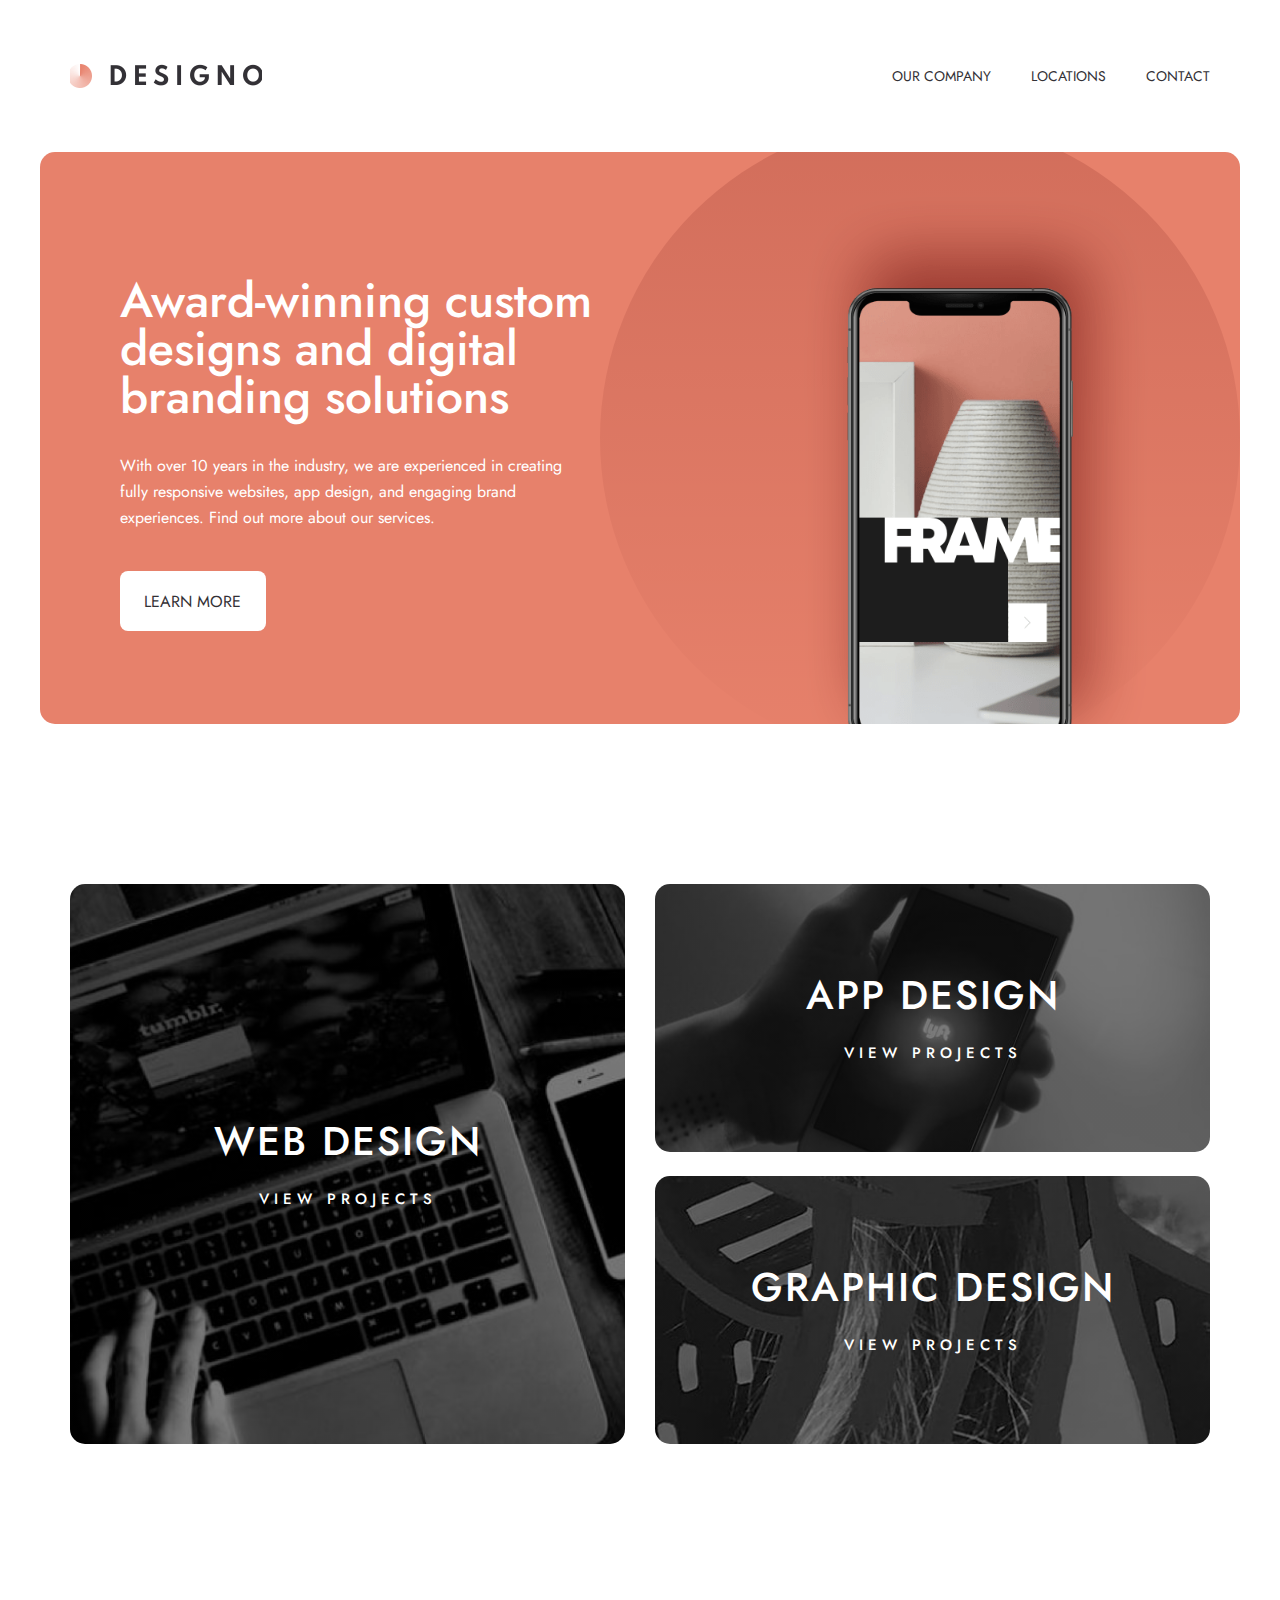
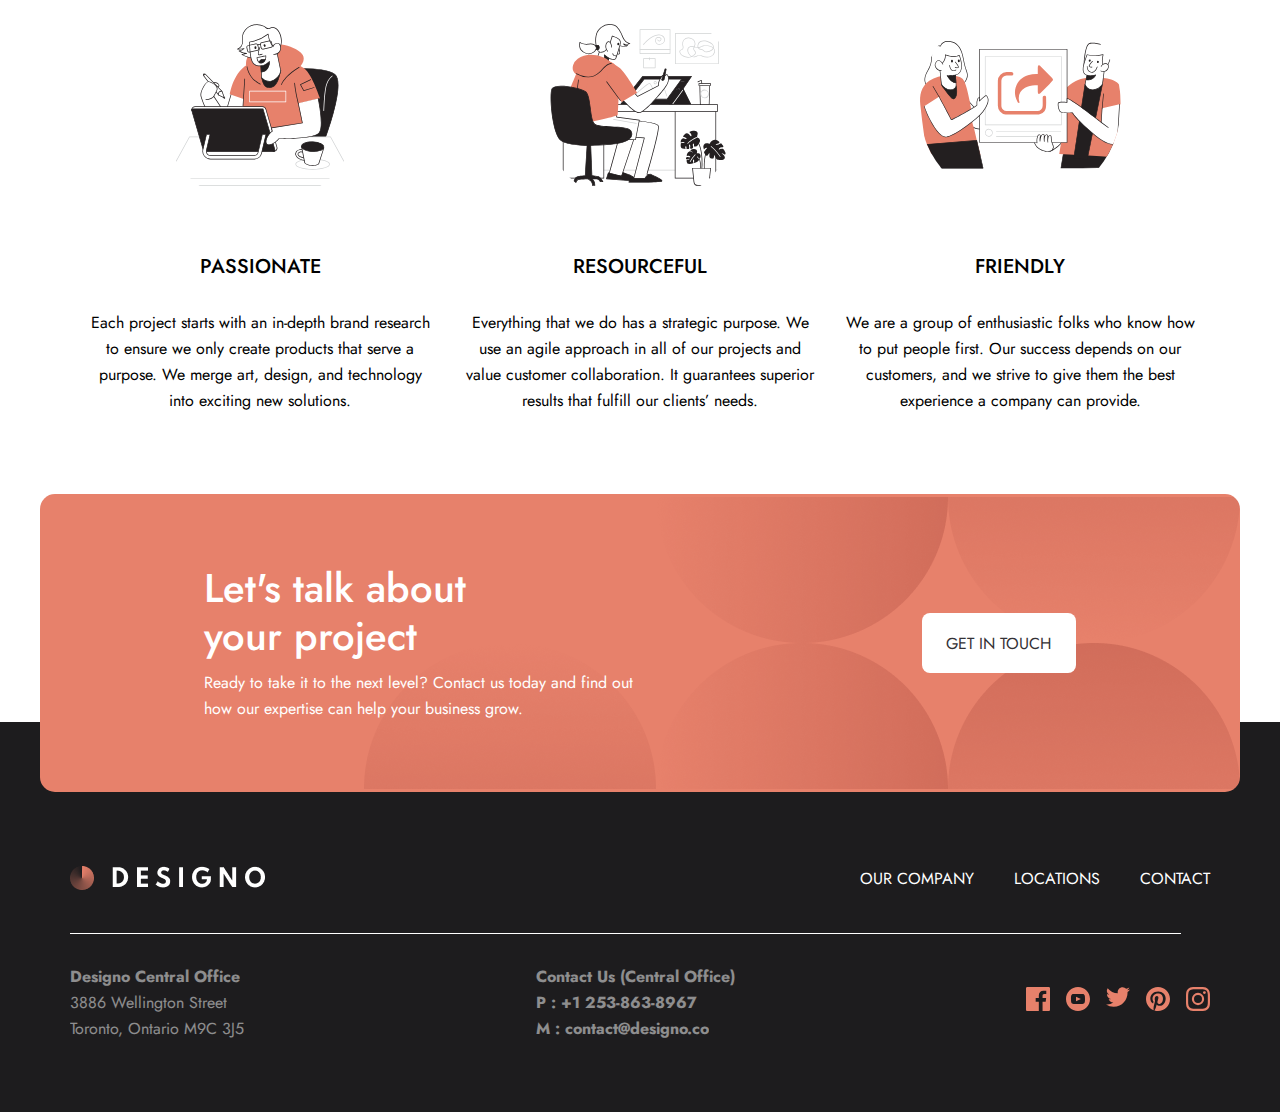
<file: index.html>
<!DOCTYPE html>
<html lang="en">
  <head>
    <meta charset="UTF-8" />
    <meta name="viewport" content="width=device-width, initial-scale=1.0" />
    <title>Website name</title>
    <link rel="stylesheet" href="./css/style.min.css" />
  </head>
  <body>
    <!-- Header -->
    <header class="header">
      <div class="header__container container">
        <a href="./index.html">
          <img
            class="header__img"
            src="./images/logo.png"
            alt="image of site logo"
          />
        </a>
        <nav class="header__nav">
          <ul class="header__list">
            <li class="header__item">
              <a class="header__link" href="">OUR COMPANY</a>
            </li>
            <li class="header__item">
              <a class="header__link" href="">LOCATIONS</a>
            </li>
            <li class="header__item">
              <a class="header__link" href="">CONTACT</a>
            </li>
          </ul>
          <img
            class="header__bar__img"
            src="./images/burger-bar.svg"
            alt="image of burger bar"
          />
        </nav>
      </div>
    </header>
    <!-- Main -->
    <main class="main">
      <!-- Hero -->
      <section class="hero">
        <div class="hero__container container">
          <div class="hero__content">
            <h1 class="hero__title">
              Award-winning custom designs and digital branding solutions
            </h1>
            <p class="hero__text">
              With over 10 years in the industry, we are experienced in creating
              fully responsive websites, app design, and engaging brand
              experiences. Find out more about our services.
            </p>
            <a href="" class="hero__btn light-btn">Learn more</a>
          </div>
          <img
            class="hero__img"
            src="./images/home/desktop/image-hero-phone.png"
            alt="image of phone"
          />
        </div>
      </section>
      <!-- Web Projects  -->
      <section class="projects">
        <div class="projects__container container">
          <a class="projects__item" href="./scss/pages/webd.html">
            <h2 class="projects__title">WEB DESIGN</h2>
            <p class="projects__text">VIEW PROJECTS</p>
          </a>
          <a class="projects__item" href="./scss/pages/appd.html">
            <h2 class="projects__title">APP DESIGN</h2>
            <p class="projects__text">VIEW PROJECTS</p>
          </a>
          <a class="projects__item" href="#">
            <h2 class="projects__title">GRAPHIC DESIGN</h2>
            <p class="projects__text">VIEW PROJECTS</p>
          </a>
        </div>
      </section>
      <!-- Work info section -->
      <section class="work__info">
        <div class="work__info__container container">
          <div class="work__info__box">
            <img
              class="work__info__img"
              src="./images/home/desktop/illustration-passionate.svg"
              alt="image of person working with tablet"
            />
            <h3 class="work__info__title">PASSIONATE</h3>
            <p class="work__info__text">
              Each project starts with an in-depth brand research to ensure we
              only create products that serve a purpose. We merge art, design,
              and technology into exciting new solutions.
            </p>
          </div>
          <!-- Second -->
          <div class="work__info__box">
            <img
              class="work__info__img"
              src="./images/home/desktop/illustration-resourceful.svg"
              alt="image of person working with tablet"
            />
            <h3 class="work__info__title">RESOURCEFUL</h3>
            <p class="work__info__text">
              Everything that we do has a strategic purpose. We use an agile
              approach in all of our projects and value customer collaboration.
              It guarantees superior results that fulfill our clients’ needs.
            </p>
          </div>
          <!-- Third -->
          <div class="work__info__box">
            <img
              class="work__info__img"
              src="./images/home/desktop/illustration-friendly.svg"
              alt="two men catching a board"
            />
            <h3 class="work__info__title">FRIENDLY</h3>
            <p class="work__info__text">
              We are a group of enthusiastic folks who know how to put people
              first. Our success depends on our customers, and we strive to give
              them the best experience a company can provide.
            </p>
          </div>
        </div>
      </section>
      <!-- Footer about -->
      <section class="footer__about">
        <div class="footer__about__container container">
          <div class="footer__about__content">
            <h2 class="footer__about__title">Let's talk about your project</h2>
            <p class="footer__about__text">
              Ready to take it to the next level? Contact us today and find out
              how our expertise can help your business grow.
            </p>
          </div>
          <a class="footer__about__btn light-btn" href="">Get in touch</a>
        </div>
      </section>
    </main>

    <!-- Footer -->
    <footer class="footer">
      <div class="footer__container container">
        <div class="footer__logo__container">
          <a href="./index.html">
            <img
              class="footer__logo__img"
              src="./images/footer__logo.png"
              alt="image of site logo"
          /></a>
          <div class="footer__hr hidden__hr"></div>
          <ul class="footer__list">
            <li class="footer__item">
              <a class="footer__link" href="">OUR COMPANY</a>
            </li>
            <li class="footer__item">
              <a class="footer__link" href="">LOCATIONS</a>
            </li>
            <li class="footer__item">
              <a class="footer__link" href="">CONTACT</a>
            </li>
          </ul>
        </div>
        <div class="footer__hr"></div>
        <!-- Footer__social info -->
        <div class="footer__social__info">
          <ul class="footer__social__list">
            <li class="fooer__social__item">
              <a class="footer__social__link bold__link" href=""
                >Designo Central Office</a
              >
            </li>
            <li class="fooer__social__item">
              <a class="footer__social__link" href="">3886 Wellington Street</a>
            </li>
            <li class="fooer__social__item">
              <a class="footer__social__link" href=""
                >Toronto, Ontario M9C 3J5</a
              >
            </li>
          </ul>
          <!-- second one -->
          <ul class="footer__social__list">
            <li class="fooer__social__item">
              <a class="footer__social__link bold__link" href=""
                >Contact Us (Central Office)</a
              >
            </li>
            <li class="fooer__social__item">
              <a class="footer__social__link bold__link" href="tel"
                >P : +1 253-863-8967</a
              >
            </li>
            <li class="fooer__social__item">
              <a class="footer__social__link bold__link" href=""
                >M : contact@designo.co</a
              >
            </li>
          </ul>
          <!-- Third one -->
          <ul class="footer__social__icon__list">
            <li class="footer__social__icon__item">
              <a href="" class="footer__social__icon__link">
                <svg
                  xmlns="http://www.w3.org/2000/svg"
                  width="24"
                  height="24"
                  fill="none"
                >
                  <path
                    fill="#E7816B"
                    d="M22.675 0H1.325C.593 0 0 .593 0 1.325v21.351C0 23.407.593 24 1.325 24H12.82v-9.294H9.692v-3.622h3.128V8.413c0-3.1 1.893-4.788 4.659-4.788 1.325 0 2.463.099 2.795.143v3.24l-1.918.001c-1.504 0-1.795.715-1.795 1.763v2.313h3.587l-.467 3.622h-3.12V24h6.116c.73 0 1.323-.593 1.323-1.325V1.325C24 .593 23.407 0 22.675 0Z"
                  />
                </svg>
              </a>
            </li>
            <li class="footer__social__icon__item">
              <a href="" class="footer__social__icon__link">
                <svg
                  xmlns="http://www.w3.org/2000/svg"
                  width="24"
                  height="24"
                  fill="none"
                >
                  <path
                    fill="#E7816B"
                    fill-rule="evenodd"
                    d="M12 0C5.373 0 0 5.373 0 12s5.373 12 12 12 12-5.373 12-12S18.627 0 12 0Zm4.441 16.892c-2.102.144-6.784.144-8.883 0C5.282 16.736 5.017 15.622 5 12c.017-3.629.285-4.736 2.558-4.892 2.099-.144 6.782-.144 8.883 0C18.718 7.264 18.982 8.378 19 12c-.018 3.629-.285 4.736-2.559 4.892Zm-1.524-4.896L10 9.658v4.684l4.917-2.346Z"
                    clip-rule="evenodd"
                  />
                </svg>
              </a>
            </li>
            <li class="footer__social__icon__item">
              <a href="" class="footer__social__icon__link">
                <svg
                  xmlns="http://www.w3.org/2000/svg"
                  width="24"
                  height="20"
                  fill="none"
                >
                  <path
                    fill="#E7816B"
                    d="M24 2.557a9.83 9.83 0 0 1-2.828.775A4.932 4.932 0 0 0 23.337.608a9.864 9.864 0 0 1-3.127 1.195A4.916 4.916 0 0 0 16.616.248c-3.179 0-5.515 2.966-4.797 6.045A13.978 13.978 0 0 1 1.671 1.149a4.93 4.93 0 0 0 1.523 6.574 4.903 4.903 0 0 1-2.229-.616c-.054 2.281 1.581 4.415 3.949 4.89a4.935 4.935 0 0 1-2.224.084 4.928 4.928 0 0 0 4.6 3.419A9.9 9.9 0 0 1 0 17.54a13.94 13.94 0 0 0 7.548 2.212c9.142 0 14.307-7.721 13.995-14.646A10.025 10.025 0 0 0 24 2.557Z"
                  />
                </svg>
              </a>
            </li>
            <li class="footer__social__icon__item">
              <a href="" class="footer__social__icon__link">
                <svg
                  xmlns="http://www.w3.org/2000/svg"
                  width="24"
                  height="24"
                  fill="none"
                >
                  <path
                    fill="#E7816B"
                    d="M12 0C5.373 0 0 5.372 0 12c0 5.084 3.163 9.426 7.627 11.174-.105-.949-.2-2.405.042-3.441.218-.937 1.407-5.965 1.407-5.965s-.359-.719-.359-1.782c0-1.668.967-2.914 2.171-2.914 1.023 0 1.518.769 1.518 1.69 0 1.029-.655 2.568-.994 3.995-.283 1.194.599 2.169 1.777 2.169 2.133 0 3.772-2.249 3.772-5.495 0-2.873-2.064-4.882-5.012-4.882-3.414 0-5.418 2.561-5.418 5.207 0 1.031.397 2.138.893 2.738a.36.36 0 0 1 .083.345l-.333 1.36c-.053.22-.174.267-.402.161-1.499-.698-2.436-2.889-2.436-4.649 0-3.785 2.75-7.262 7.929-7.262 4.163 0 7.398 2.967 7.398 6.931 0 4.136-2.607 7.464-6.227 7.464-1.216 0-2.359-.631-2.75-1.378l-.748 2.853c-.271 1.043-1.002 2.35-1.492 3.146C9.57 23.812 10.763 24 12 24c6.627 0 12-5.373 12-12 0-6.628-5.373-12-12-12Z"
                  />
                </svg>
              </a>
            </li>
            <li class="footer__social__icon__item">
              <a href="" class="footer__social__icon__link">
                <svg
                  xmlns="http://www.w3.org/2000/svg"
                  width="24"
                  height="24"
                  fill="none"
                >
                  <path
                    fill="#E7816B"
                    fill-rule="evenodd"
                    d="M12 0C8.741 0 8.333.014 7.053.072 2.695.272.273 2.69.073 7.052.014 8.333 0 8.741 0 12c0 3.259.014 3.668.072 4.948.2 4.358 2.618 6.78 6.98 6.98C8.333 23.986 8.741 24 12 24c3.259 0 3.668-.014 4.948-.072 4.354-.2 6.782-2.618 6.979-6.98.059-1.28.073-1.689.073-4.948 0-3.259-.014-3.667-.072-4.947-.196-4.354-2.617-6.78-6.979-6.98C15.668.014 15.259 0 12 0Zm0 2.163c3.204 0 3.584.012 4.85.07 3.252.148 4.771 1.691 4.919 4.919.058 1.265.069 1.645.069 4.849 0 3.205-.012 3.584-.069 4.849-.149 3.225-1.664 4.771-4.919 4.919-1.266.058-1.644.07-4.85.07-3.204 0-3.584-.012-4.849-.07-3.26-.149-4.771-1.699-4.919-4.92-.058-1.265-.07-1.644-.07-4.849 0-3.204.013-3.583.07-4.849.149-3.227 1.664-4.771 4.919-4.919 1.266-.057 1.645-.069 4.849-.069ZM5.838 12a6.162 6.162 0 1 1 12.324 0 6.162 6.162 0 0 1-12.324 0ZM12 16a4 4 0 1 1 0-8 4 4 0 0 1 0 8Zm4.965-10.405a1.44 1.44 0 1 1 2.881.001 1.44 1.44 0 0 1-2.881-.001Z"
                    clip-rule="evenodd"
                  />
                </svg>
              </a>
            </li>
          </ul>
        </div>
      </div>
    </footer>
  </body>
</html>
</file>
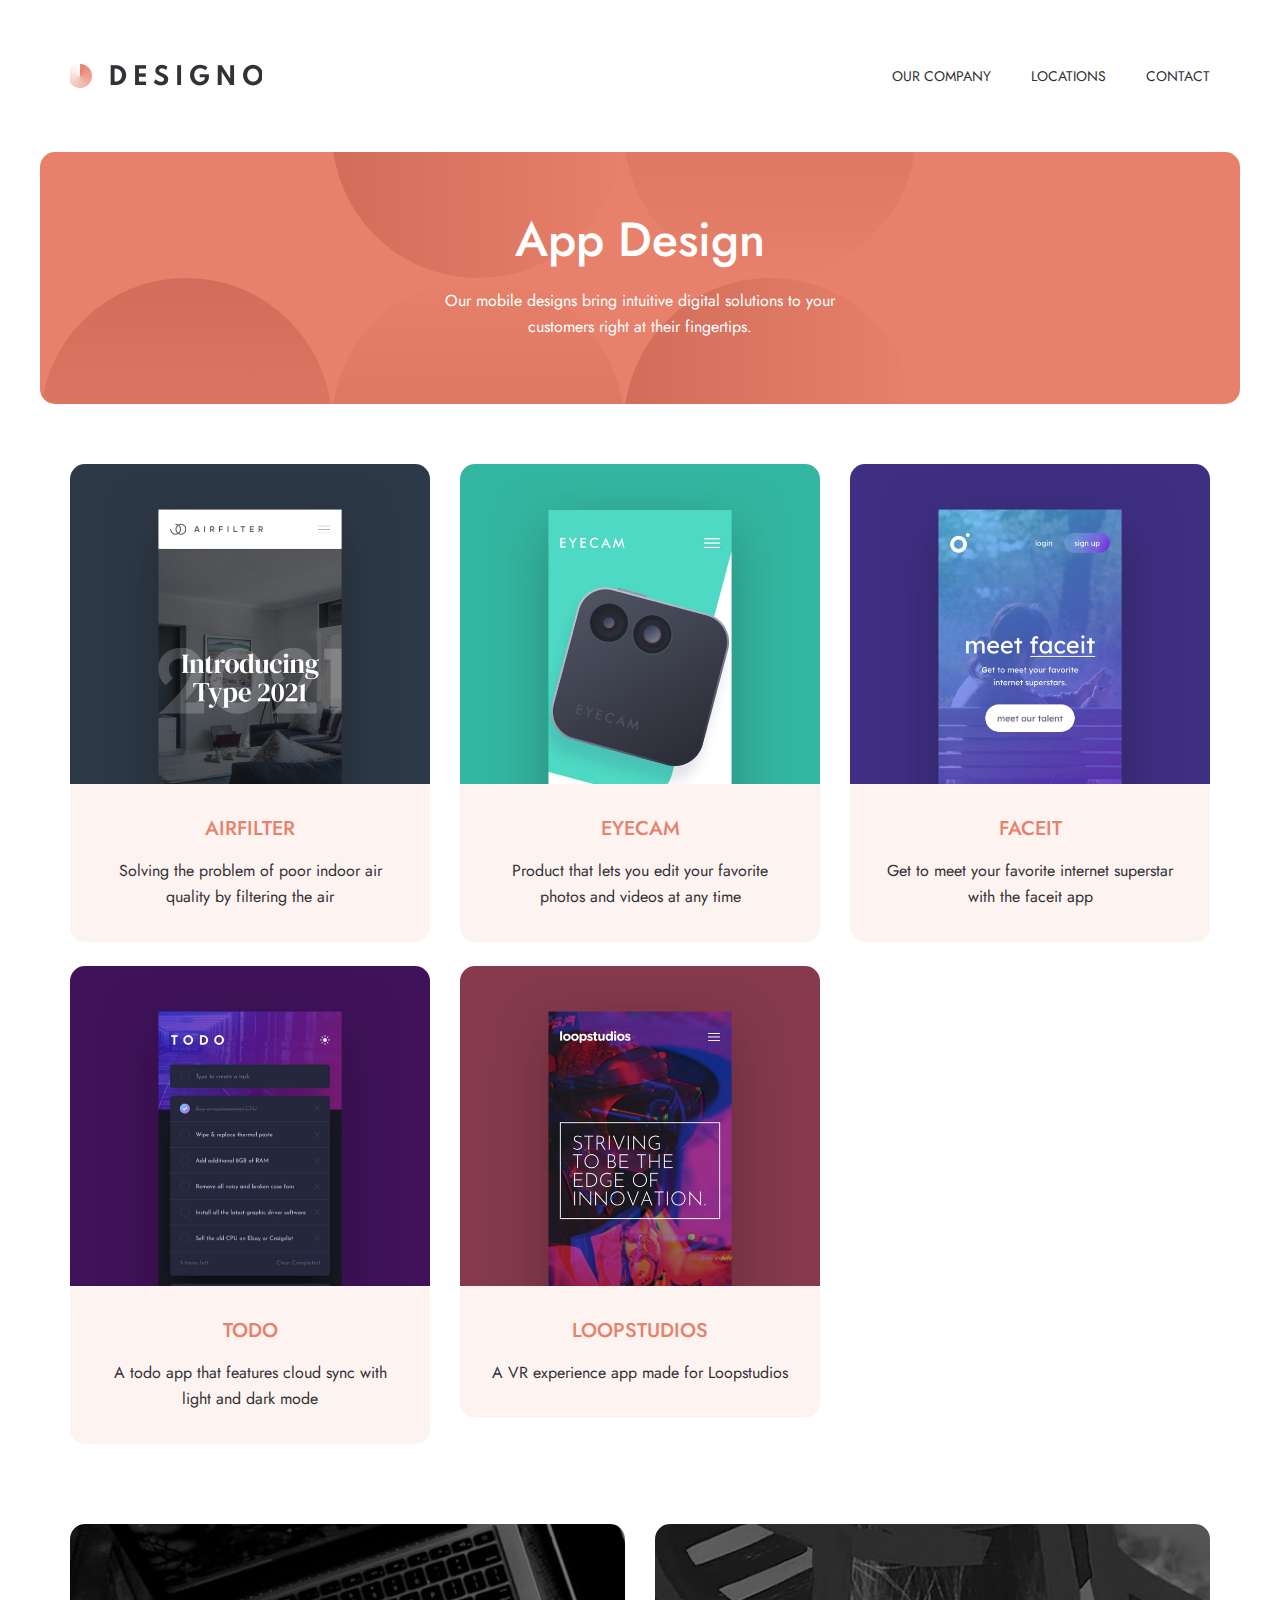
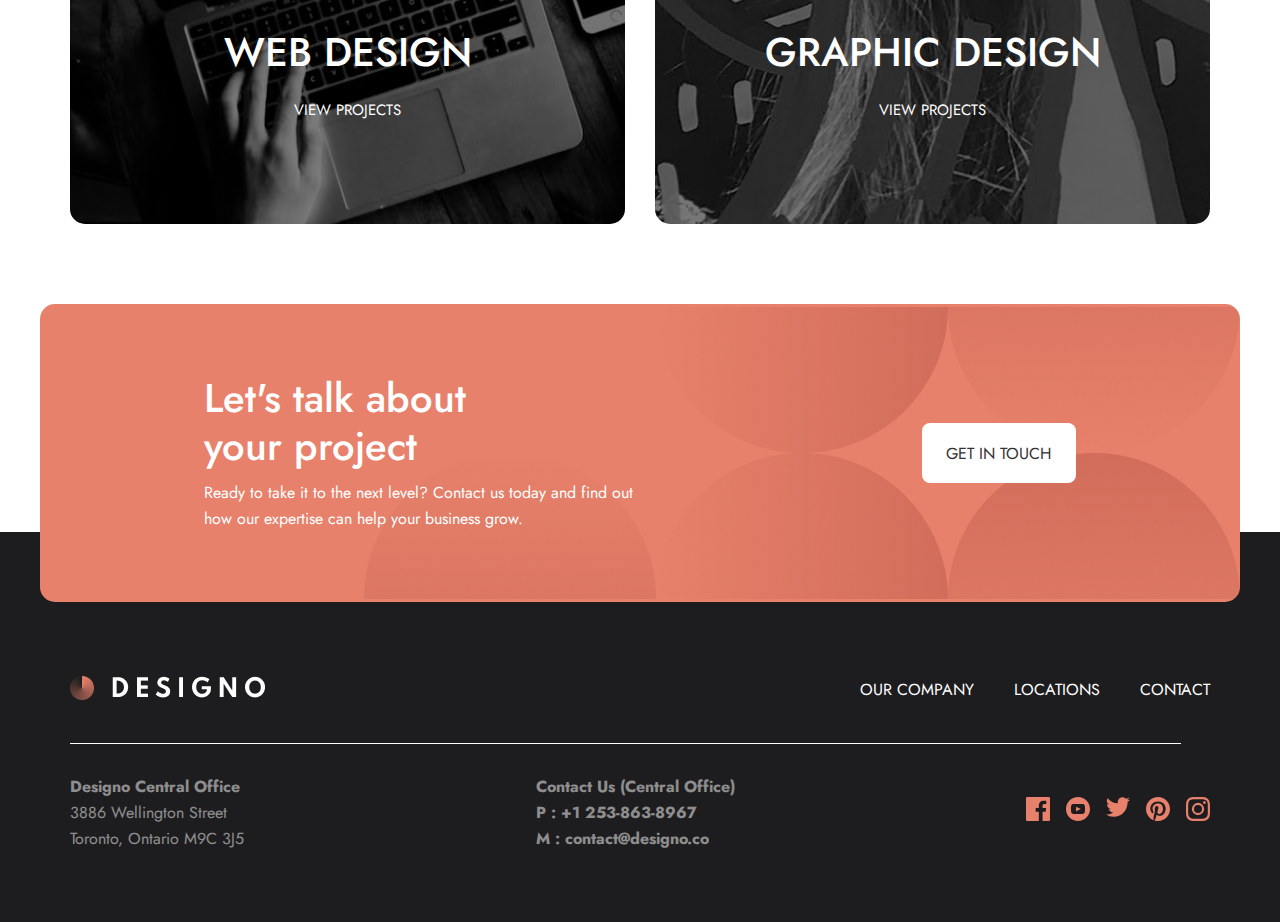
<file: scss/pages/appd.html>
<!DOCTYPE html>
<html lang="en">
  <head>
    <meta charset="UTF-8" />
    <meta name="viewport" content="width=device-width, initial-scale=1.0" />
    <title>APP Design</title>
    <link rel="stylesheet" href="../../css/style.min.css" />
  </head>
  <body>
    <!-- Header -->
    <header class="header">
      <div class="header__container container">
        <a href="../../index.html">
          <img
            class="header__img"
            src="../../images/logo.png"
            alt="image of site logo"
          />
        </a>
        <nav class="header__nav">
          <ul class="header__list">
            <li class="header__item">
              <a class="header__link" href="./about.html">OUR COMPANY</a>
            </li>
            <li class="header__item">
              <a class="header__link" href="./location.html">LOCATIONS</a>
            </li>
            <li class="header__item">
              <a class="header__link" href="">CONTACT</a>
            </li>
          </ul>
          <img
            class="header__bar__img"
            src="../../images/burger-bar.svg"
            alt="image of burger bar"
          />
        </nav>
      </div>
    </header>
    <!-- Main -->
    <main class="main">
      <!-- Design  -->
      <section class="appd__container design__container container">
        <h2 class="design__title">App Design</h2>
        <p class="design__text">
          Our mobile designs bring intuitive digital solutions to your customers
          right at their fingertips.
        </p>
      </section>
      <!-- Collection -->
      <section class="appd__collection collection container">
        <!--  -->
        <a class="collection__item" href="">
          <img
            class="collection__img"
            src="../../images/app-design/desktop/image-airfilter.jpg"
            alt="image"
          />
          <div class="collection__content">
            <h4 class="collection__title">AIRFILTER</h4>
            <p class="collection__text">
              Solving the problem of poor indoor air quality by filtering the
              air
            </p>
          </div>
        </a>
        <!-- Second one -->
        <a class="collection__item" href="">
          <img
            class="collection__img"
            src="../../images/app-design/desktop/image-eyecam.jpg"
            alt="image"
          />
          <div class="collection__content">
            <h4 class="collection__title">EYECAM</h4>
            <p class="collection__text">
              Product that lets you edit your favorite photos and videos at any
              time
            </p>
          </div>
        </a>
        <!-- Third one -->
        <a class="collection__item" href="">
          <img
            class="collection__img"
            src="../../images/app-design/desktop/image-faceit.jpg"
            alt="image"
          />
          <div class="collection__content">
            <h4 class="collection__title">FACEIT</h4>
            <p class="collection__text">
              Get to meet your favorite internet superstar with the faceit app
            </p>
          </div>
        </a>
        <!-- Fourth -->
        <a class="collection__item" href="">
          <img
            class="collection__img"
            src="../../images/app-design/desktop/image-todo.jpg"
            alt="image"
          />
          <div class="collection__content">
            <h4 class="collection__title">TODO</h4>
            <p class="collection__text">
              A todo app that features cloud sync with light and dark mode
            </p>
          </div>
        </a>
        <!-- Fiveth -->
        <a class="collection__item" href="">
          <img
            class="collection__img"
            src="../../images/app-design/desktop/image-loopstudios.jpg"
            alt="image"
          />
          <div class="collection__content">
            <h4 class="collection__title">LOOPSTUDIOS</h4>
            <p class="collection__text">
              A VR experience app made for Loopstudios
            </p>
          </div>
        </a>
      </section>
      <!-- Grid design -->
      <section class="project__view container">
        <a href="./webd.html" class="project__view__item web__design__item">
          <h2 class="project__view__title">WEB DESIGN</h2>
          <p class="project__view__text">VIEW PROJECTS</p>
        </a>
        <a href="./graphic.html" class="project__view__item">
          <h2 class="project__view__title">GRAPHIC DESIGN</h2>
          <p class="project__view__text">VIEW PROJECTS</p>
        </a>
      </section>
      <!-- Footer about -->
      <section class="footer__about">
        <div class="footer__about__container container">
          <div class="footer__about__content">
            <h2 class="footer__about__title">Let's talk about your project</h2>
            <p class="footer__about__text">
              Ready to take it to the next level? Contact us today and find out
              how our expertise can help your business grow.
            </p>
          </div>
          <a class="footer__about__btn light-btn" href="">Get in touch</a>
        </div>
      </section>
    </main>
    <!-- Footer -->
    <footer class="footer">
      <div class="footer__container container">
        <div class="footer__logo__container">
          <a href="./index.html">
            <img
              class="footer__logo__img"
              src="../../images/footer__logo.png"
              alt="image of site logo"
          /></a>
          <div class="footer__hr hidden__hr"></div>
          <ul class="footer__list">
            <li class="footer__item">
              <a class="footer__link" href="">OUR COMPANY</a>
            </li>
            <li class="footer__item">
              <a class="footer__link" href="">LOCATIONS</a>
            </li>
            <li class="footer__item">
              <a class="footer__link" href="">CONTACT</a>
            </li>
          </ul>
        </div>
        <div class="footer__hr"></div>
        <!-- Footer__social info -->
        <div class="footer__social__info">
          <ul class="footer__social__list">
            <li class="fooer__social__item">
              <a class="footer__social__link bold__link" href=""
                >Designo Central Office</a
              >
            </li>
            <li class="fooer__social__item">
              <a class="footer__social__link" href="">3886 Wellington Street</a>
            </li>
            <li class="fooer__social__item">
              <a class="footer__social__link" href=""
                >Toronto, Ontario M9C 3J5</a
              >
            </li>
          </ul>
          <!-- second one -->
          <ul class="footer__social__list">
            <li class="fooer__social__item">
              <a class="footer__social__link bold__link" href=""
                >Contact Us (Central Office)</a
              >
            </li>
            <li class="fooer__social__item">
              <a class="footer__social__link bold__link" href="tel"
                >P : +1 253-863-8967</a
              >
            </li>
            <li class="fooer__social__item">
              <a class="footer__social__link bold__link" href=""
                >M : contact@designo.co</a
              >
            </li>
          </ul>
          <!-- Third one -->
          <ul class="footer__social__icon__list">
            <li class="footer__social__icon__item">
              <a href="" class="footer__social__icon__link">
                <svg
                  xmlns="http://www.w3.org/2000/svg"
                  width="24"
                  height="24"
                  fill="none"
                >
                  <path
                    fill="#E7816B"
                    d="M22.675 0H1.325C.593 0 0 .593 0 1.325v21.351C0 23.407.593 24 1.325 24H12.82v-9.294H9.692v-3.622h3.128V8.413c0-3.1 1.893-4.788 4.659-4.788 1.325 0 2.463.099 2.795.143v3.24l-1.918.001c-1.504 0-1.795.715-1.795 1.763v2.313h3.587l-.467 3.622h-3.12V24h6.116c.73 0 1.323-.593 1.323-1.325V1.325C24 .593 23.407 0 22.675 0Z"
                  />
                </svg>
              </a>
            </li>
            <li class="footer__social__icon__item">
              <a href="" class="footer__social__icon__link">
                <svg
                  xmlns="http://www.w3.org/2000/svg"
                  width="24"
                  height="24"
                  fill="none"
                >
                  <path
                    fill="#E7816B"
                    fill-rule="evenodd"
                    d="M12 0C5.373 0 0 5.373 0 12s5.373 12 12 12 12-5.373 12-12S18.627 0 12 0Zm4.441 16.892c-2.102.144-6.784.144-8.883 0C5.282 16.736 5.017 15.622 5 12c.017-3.629.285-4.736 2.558-4.892 2.099-.144 6.782-.144 8.883 0C18.718 7.264 18.982 8.378 19 12c-.018 3.629-.285 4.736-2.559 4.892Zm-1.524-4.896L10 9.658v4.684l4.917-2.346Z"
                    clip-rule="evenodd"
                  />
                </svg>
              </a>
            </li>
            <li class="footer__social__icon__item">
              <a href="" class="footer__social__icon__link">
                <svg
                  xmlns="http://www.w3.org/2000/svg"
                  width="24"
                  height="20"
                  fill="none"
                >
                  <path
                    fill="#E7816B"
                    d="M24 2.557a9.83 9.83 0 0 1-2.828.775A4.932 4.932 0 0 0 23.337.608a9.864 9.864 0 0 1-3.127 1.195A4.916 4.916 0 0 0 16.616.248c-3.179 0-5.515 2.966-4.797 6.045A13.978 13.978 0 0 1 1.671 1.149a4.93 4.93 0 0 0 1.523 6.574 4.903 4.903 0 0 1-2.229-.616c-.054 2.281 1.581 4.415 3.949 4.89a4.935 4.935 0 0 1-2.224.084 4.928 4.928 0 0 0 4.6 3.419A9.9 9.9 0 0 1 0 17.54a13.94 13.94 0 0 0 7.548 2.212c9.142 0 14.307-7.721 13.995-14.646A10.025 10.025 0 0 0 24 2.557Z"
                  />
                </svg>
              </a>
            </li>
            <li class="footer__social__icon__item">
              <a href="" class="footer__social__icon__link">
                <svg
                  xmlns="http://www.w3.org/2000/svg"
                  width="24"
                  height="24"
                  fill="none"
                >
                  <path
                    fill="#E7816B"
                    d="M12 0C5.373 0 0 5.372 0 12c0 5.084 3.163 9.426 7.627 11.174-.105-.949-.2-2.405.042-3.441.218-.937 1.407-5.965 1.407-5.965s-.359-.719-.359-1.782c0-1.668.967-2.914 2.171-2.914 1.023 0 1.518.769 1.518 1.69 0 1.029-.655 2.568-.994 3.995-.283 1.194.599 2.169 1.777 2.169 2.133 0 3.772-2.249 3.772-5.495 0-2.873-2.064-4.882-5.012-4.882-3.414 0-5.418 2.561-5.418 5.207 0 1.031.397 2.138.893 2.738a.36.36 0 0 1 .083.345l-.333 1.36c-.053.22-.174.267-.402.161-1.499-.698-2.436-2.889-2.436-4.649 0-3.785 2.75-7.262 7.929-7.262 4.163 0 7.398 2.967 7.398 6.931 0 4.136-2.607 7.464-6.227 7.464-1.216 0-2.359-.631-2.75-1.378l-.748 2.853c-.271 1.043-1.002 2.35-1.492 3.146C9.57 23.812 10.763 24 12 24c6.627 0 12-5.373 12-12 0-6.628-5.373-12-12-12Z"
                  />
                </svg>
              </a>
            </li>
            <li class="footer__social__icon__item">
              <a href="" class="footer__social__icon__link">
                <svg
                  xmlns="http://www.w3.org/2000/svg"
                  width="24"
                  height="24"
                  fill="none"
                >
                  <path
                    fill="#E7816B"
                    fill-rule="evenodd"
                    d="M12 0C8.741 0 8.333.014 7.053.072 2.695.272.273 2.69.073 7.052.014 8.333 0 8.741 0 12c0 3.259.014 3.668.072 4.948.2 4.358 2.618 6.78 6.98 6.98C8.333 23.986 8.741 24 12 24c3.259 0 3.668-.014 4.948-.072 4.354-.2 6.782-2.618 6.979-6.98.059-1.28.073-1.689.073-4.948 0-3.259-.014-3.667-.072-4.947-.196-4.354-2.617-6.78-6.979-6.98C15.668.014 15.259 0 12 0Zm0 2.163c3.204 0 3.584.012 4.85.07 3.252.148 4.771 1.691 4.919 4.919.058 1.265.069 1.645.069 4.849 0 3.205-.012 3.584-.069 4.849-.149 3.225-1.664 4.771-4.919 4.919-1.266.058-1.644.07-4.85.07-3.204 0-3.584-.012-4.849-.07-3.26-.149-4.771-1.699-4.919-4.92-.058-1.265-.07-1.644-.07-4.849 0-3.204.013-3.583.07-4.849.149-3.227 1.664-4.771 4.919-4.919 1.266-.057 1.645-.069 4.849-.069ZM5.838 12a6.162 6.162 0 1 1 12.324 0 6.162 6.162 0 0 1-12.324 0ZM12 16a4 4 0 1 1 0-8 4 4 0 0 1 0 8Zm4.965-10.405a1.44 1.44 0 1 1 2.881.001 1.44 1.44 0 0 1-2.881-.001Z"
                    clip-rule="evenodd"
                  />
                </svg>
              </a>
            </li>
          </ul>
        </div>
      </div>
    </footer>
  </body>
</html>
</file>
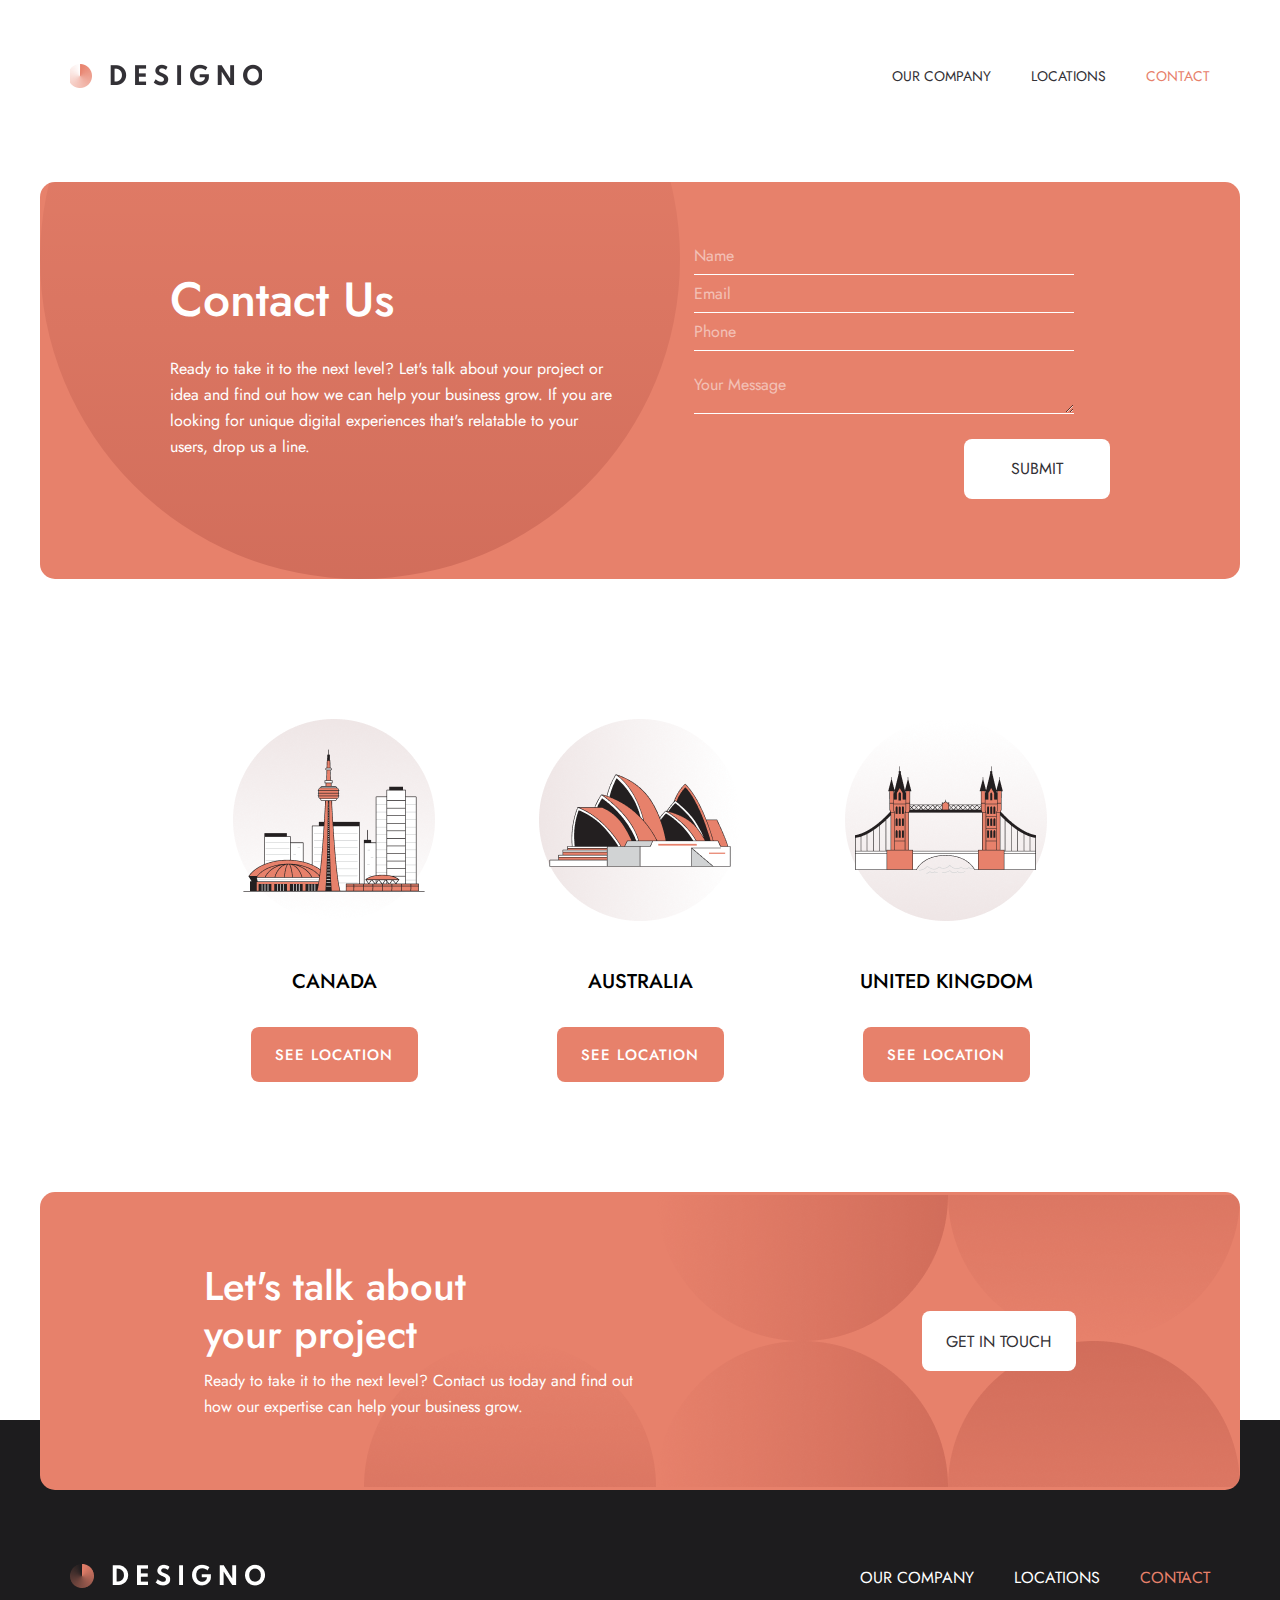
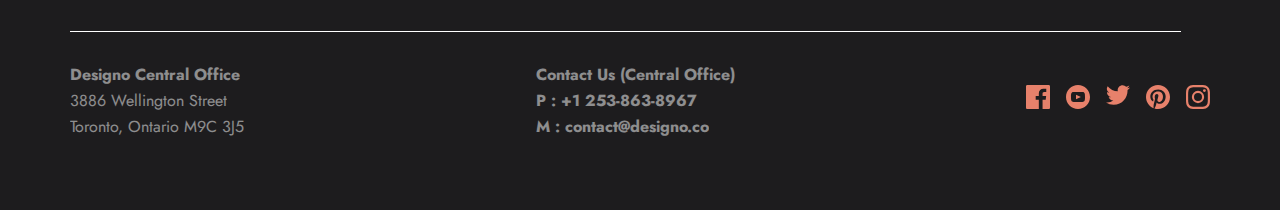
<file: scss/pages/contact.html>
<!DOCTYPE html>
<html lang="en">
  <head>
    <meta charset="UTF-8" />
    <meta name="viewport" content="width=device-width, initial-scale=1.0" />
    <title>Contact</title>
    <link rel="stylesheet" href="../../css/style.min.css" />
  </head>
  <body>
    <!-- Header -->
    <header class="header">
      <div class="header__container container">
        <a href="../../index.html">
          <img
            class="header__img"
            src="../../images/logo.png"
            alt="image of site logo"
          />
        </a>
        <nav class="header__nav">
          <ul class="header__list">
            <li class="header__item">
              <a class="header__link" href="./about.html">OUR COMPANY</a>
            </li>
            <li class="header__item">
              <a class="header__link" href="./location.html">LOCATIONS</a>
            </li>
            <li class="header__item">
              <a class="header__link" id="active" href="./contact.html"
                >CONTACT</a
              >
            </li>
          </ul>
          <img
            class="header__bar__img"
            src="../../images/burger-bar.svg"
            alt="image of burger bar"
          />
        </nav>
      </div>
    </header>
    <!-- Main -->
    <main class="main">
      <section class="contact__hero">
        <div class="contact__hero__container container">
          <div class="contact__content">
            <h2 class="contact__title">Contact Us</h2>
            <p class="contact__text">
              Ready to take it to the next level? Let's talk about your project
              or idea and find out how we can help your business grow. If you
              are looking for unique digital experiences that's relatable to
              your users, drop us a line.
            </p>
          </div>
          <div class="contact__info">
            <form>
              <input class="contact__input" type="text" placeholder="Name" />
              <input class="contact__input" type="email" placeholder="Email" />
              <input class="contact__input" type="number" placeholder="Phone" />
              <textarea
                class="contact__comment"
                name=""
                id=""
                placeholder="Your Message"
              ></textarea>
            </form>
            <a class="contact__btn light-btn" href="">Submit</a>
          </div>
        </div>
      </section>

      <!-- Countries section -->
      <section class="countires">
        <div class="countries__container container">
          <ul class="countries__list">
            <li class="countries__item">
              <img
                class="coutries__img"
                src="../../images/about/desktop/canada.png"
                alt="image of canada"
              />
              <h4 class="countries__title">CANADA</h4>
              <a class="coutries__btn dark-btn" href="">See Location</a>
            </li>
            <li class="countries__item">
              <img
                class="coutries__img"
                src="../../images/about/desktop/australia.png"
                alt="image of australia"
              />
              <h4 class="countries__title">AUSTRALIA</h4>
              <a class="coutries__btn dark-btn" href="">See Location</a>
            </li>
            <li class="countries__item">
              <img
                class="coutries__img"
                src="../../images/about/desktop/kingdom.png"
                alt="image of united kingdom"
              />
              <h4 class="countries__title">UNITED KINGDOM</h4>
              <a class="coutries__btn dark-btn" href="">See Location</a>
            </li>
          </ul>
        </div>
      </section>
      <!-- Footer about -->
      <section class="footer__about">
        <div class="footer__about__container container">
          <div class="footer__about__content">
            <h2 class="footer__about__title">Let's talk about your project</h2>
            <p class="footer__about__text">
              Ready to take it to the next level? Contact us today and find out
              how our expertise can help your business grow.
            </p>
          </div>
          <a class="footer__about__btn light-btn" href="">Get in touch</a>
        </div>
      </section>
    </main>
    <!-- Footer -->
    <footer class="footer">
      <div class="footer__container container">
        <div class="footer__logo__container">
          <a href="../../index.html">
            <img
              class="footer__logo__img"
              src="../../images/footer__logo.png"
              alt="image of site logo"
          /></a>
          <div class="footer__hr hidden__hr"></div>
          <ul class="footer__list">
            <li class="footer__item">
              <a class="footer__link" href="./about.html">OUR COMPANY</a>
            </li>
            <li class="footer__item">
              <a class="footer__link" href="./location.html">LOCATIONS</a>
            </li>
            <li class="footer__item">
              <a class="footer__link" id="active" href="./contact.html"
                >CONTACT</a
              >
            </li>
          </ul>
        </div>
        <div class="footer__hr"></div>
        <!-- Footer__social info -->
        <div class="footer__social__info">
          <ul class="footer__social__list">
            <li class="fooer__social__item">
              <a class="footer__social__link bold__link" href=""
                >Designo Central Office</a
              >
            </li>
            <li class="fooer__social__item">
              <a class="footer__social__link" href="">3886 Wellington Street</a>
            </li>
            <li class="fooer__social__item">
              <a class="footer__social__link" href=""
                >Toronto, Ontario M9C 3J5</a
              >
            </li>
          </ul>
          <!-- second one -->
          <ul class="footer__social__list">
            <li class="fooer__social__item">
              <a class="footer__social__link bold__link" href=""
                >Contact Us (Central Office)</a
              >
            </li>
            <li class="fooer__social__item">
              <a class="footer__social__link bold__link" href="tel"
                >P : +1 253-863-8967</a
              >
            </li>
            <li class="fooer__social__item">
              <a class="footer__social__link bold__link" href=""
                >M : contact@designo.co</a
              >
            </li>
          </ul>
          <!-- Third one -->
          <ul class="footer__social__icon__list">
            <li class="footer__social__icon__item">
              <a href="" class="footer__social__icon__link">
                <svg
                  xmlns="http://www.w3.org/2000/svg"
                  width="24"
                  height="24"
                  fill="none"
                >
                  <path
                    fill="#E7816B"
                    d="M22.675 0H1.325C.593 0 0 .593 0 1.325v21.351C0 23.407.593 24 1.325 24H12.82v-9.294H9.692v-3.622h3.128V8.413c0-3.1 1.893-4.788 4.659-4.788 1.325 0 2.463.099 2.795.143v3.24l-1.918.001c-1.504 0-1.795.715-1.795 1.763v2.313h3.587l-.467 3.622h-3.12V24h6.116c.73 0 1.323-.593 1.323-1.325V1.325C24 .593 23.407 0 22.675 0Z"
                  />
                </svg>
              </a>
            </li>
            <li class="footer__social__icon__item">
              <a href="" class="footer__social__icon__link">
                <svg
                  xmlns="http://www.w3.org/2000/svg"
                  width="24"
                  height="24"
                  fill="none"
                >
                  <path
                    fill="#E7816B"
                    fill-rule="evenodd"
                    d="M12 0C5.373 0 0 5.373 0 12s5.373 12 12 12 12-5.373 12-12S18.627 0 12 0Zm4.441 16.892c-2.102.144-6.784.144-8.883 0C5.282 16.736 5.017 15.622 5 12c.017-3.629.285-4.736 2.558-4.892 2.099-.144 6.782-.144 8.883 0C18.718 7.264 18.982 8.378 19 12c-.018 3.629-.285 4.736-2.559 4.892Zm-1.524-4.896L10 9.658v4.684l4.917-2.346Z"
                    clip-rule="evenodd"
                  />
                </svg>
              </a>
            </li>
            <li class="footer__social__icon__item">
              <a href="" class="footer__social__icon__link">
                <svg
                  xmlns="http://www.w3.org/2000/svg"
                  width="24"
                  height="20"
                  fill="none"
                >
                  <path
                    fill="#E7816B"
                    d="M24 2.557a9.83 9.83 0 0 1-2.828.775A4.932 4.932 0 0 0 23.337.608a9.864 9.864 0 0 1-3.127 1.195A4.916 4.916 0 0 0 16.616.248c-3.179 0-5.515 2.966-4.797 6.045A13.978 13.978 0 0 1 1.671 1.149a4.93 4.93 0 0 0 1.523 6.574 4.903 4.903 0 0 1-2.229-.616c-.054 2.281 1.581 4.415 3.949 4.89a4.935 4.935 0 0 1-2.224.084 4.928 4.928 0 0 0 4.6 3.419A9.9 9.9 0 0 1 0 17.54a13.94 13.94 0 0 0 7.548 2.212c9.142 0 14.307-7.721 13.995-14.646A10.025 10.025 0 0 0 24 2.557Z"
                  />
                </svg>
              </a>
            </li>
            <li class="footer__social__icon__item">
              <a href="" class="footer__social__icon__link">
                <svg
                  xmlns="http://www.w3.org/2000/svg"
                  width="24"
                  height="24"
                  fill="none"
                >
                  <path
                    fill="#E7816B"
                    d="M12 0C5.373 0 0 5.372 0 12c0 5.084 3.163 9.426 7.627 11.174-.105-.949-.2-2.405.042-3.441.218-.937 1.407-5.965 1.407-5.965s-.359-.719-.359-1.782c0-1.668.967-2.914 2.171-2.914 1.023 0 1.518.769 1.518 1.69 0 1.029-.655 2.568-.994 3.995-.283 1.194.599 2.169 1.777 2.169 2.133 0 3.772-2.249 3.772-5.495 0-2.873-2.064-4.882-5.012-4.882-3.414 0-5.418 2.561-5.418 5.207 0 1.031.397 2.138.893 2.738a.36.36 0 0 1 .083.345l-.333 1.36c-.053.22-.174.267-.402.161-1.499-.698-2.436-2.889-2.436-4.649 0-3.785 2.75-7.262 7.929-7.262 4.163 0 7.398 2.967 7.398 6.931 0 4.136-2.607 7.464-6.227 7.464-1.216 0-2.359-.631-2.75-1.378l-.748 2.853c-.271 1.043-1.002 2.35-1.492 3.146C9.57 23.812 10.763 24 12 24c6.627 0 12-5.373 12-12 0-6.628-5.373-12-12-12Z"
                  />
                </svg>
              </a>
            </li>
            <li class="footer__social__icon__item">
              <a href="" class="footer__social__icon__link">
                <svg
                  xmlns="http://www.w3.org/2000/svg"
                  width="24"
                  height="24"
                  fill="none"
                >
                  <path
                    fill="#E7816B"
                    fill-rule="evenodd"
                    d="M12 0C8.741 0 8.333.014 7.053.072 2.695.272.273 2.69.073 7.052.014 8.333 0 8.741 0 12c0 3.259.014 3.668.072 4.948.2 4.358 2.618 6.78 6.98 6.98C8.333 23.986 8.741 24 12 24c3.259 0 3.668-.014 4.948-.072 4.354-.2 6.782-2.618 6.979-6.98.059-1.28.073-1.689.073-4.948 0-3.259-.014-3.667-.072-4.947-.196-4.354-2.617-6.78-6.979-6.98C15.668.014 15.259 0 12 0Zm0 2.163c3.204 0 3.584.012 4.85.07 3.252.148 4.771 1.691 4.919 4.919.058 1.265.069 1.645.069 4.849 0 3.205-.012 3.584-.069 4.849-.149 3.225-1.664 4.771-4.919 4.919-1.266.058-1.644.07-4.85.07-3.204 0-3.584-.012-4.849-.07-3.26-.149-4.771-1.699-4.919-4.92-.058-1.265-.07-1.644-.07-4.849 0-3.204.013-3.583.07-4.849.149-3.227 1.664-4.771 4.919-4.919 1.266-.057 1.645-.069 4.849-.069ZM5.838 12a6.162 6.162 0 1 1 12.324 0 6.162 6.162 0 0 1-12.324 0ZM12 16a4 4 0 1 1 0-8 4 4 0 0 1 0 8Zm4.965-10.405a1.44 1.44 0 1 1 2.881.001 1.44 1.44 0 0 1-2.881-.001Z"
                    clip-rule="evenodd"
                  />
                </svg>
              </a>
            </li>
          </ul>
        </div>
      </div>
    </footer>
  </body>
</html>
</file>
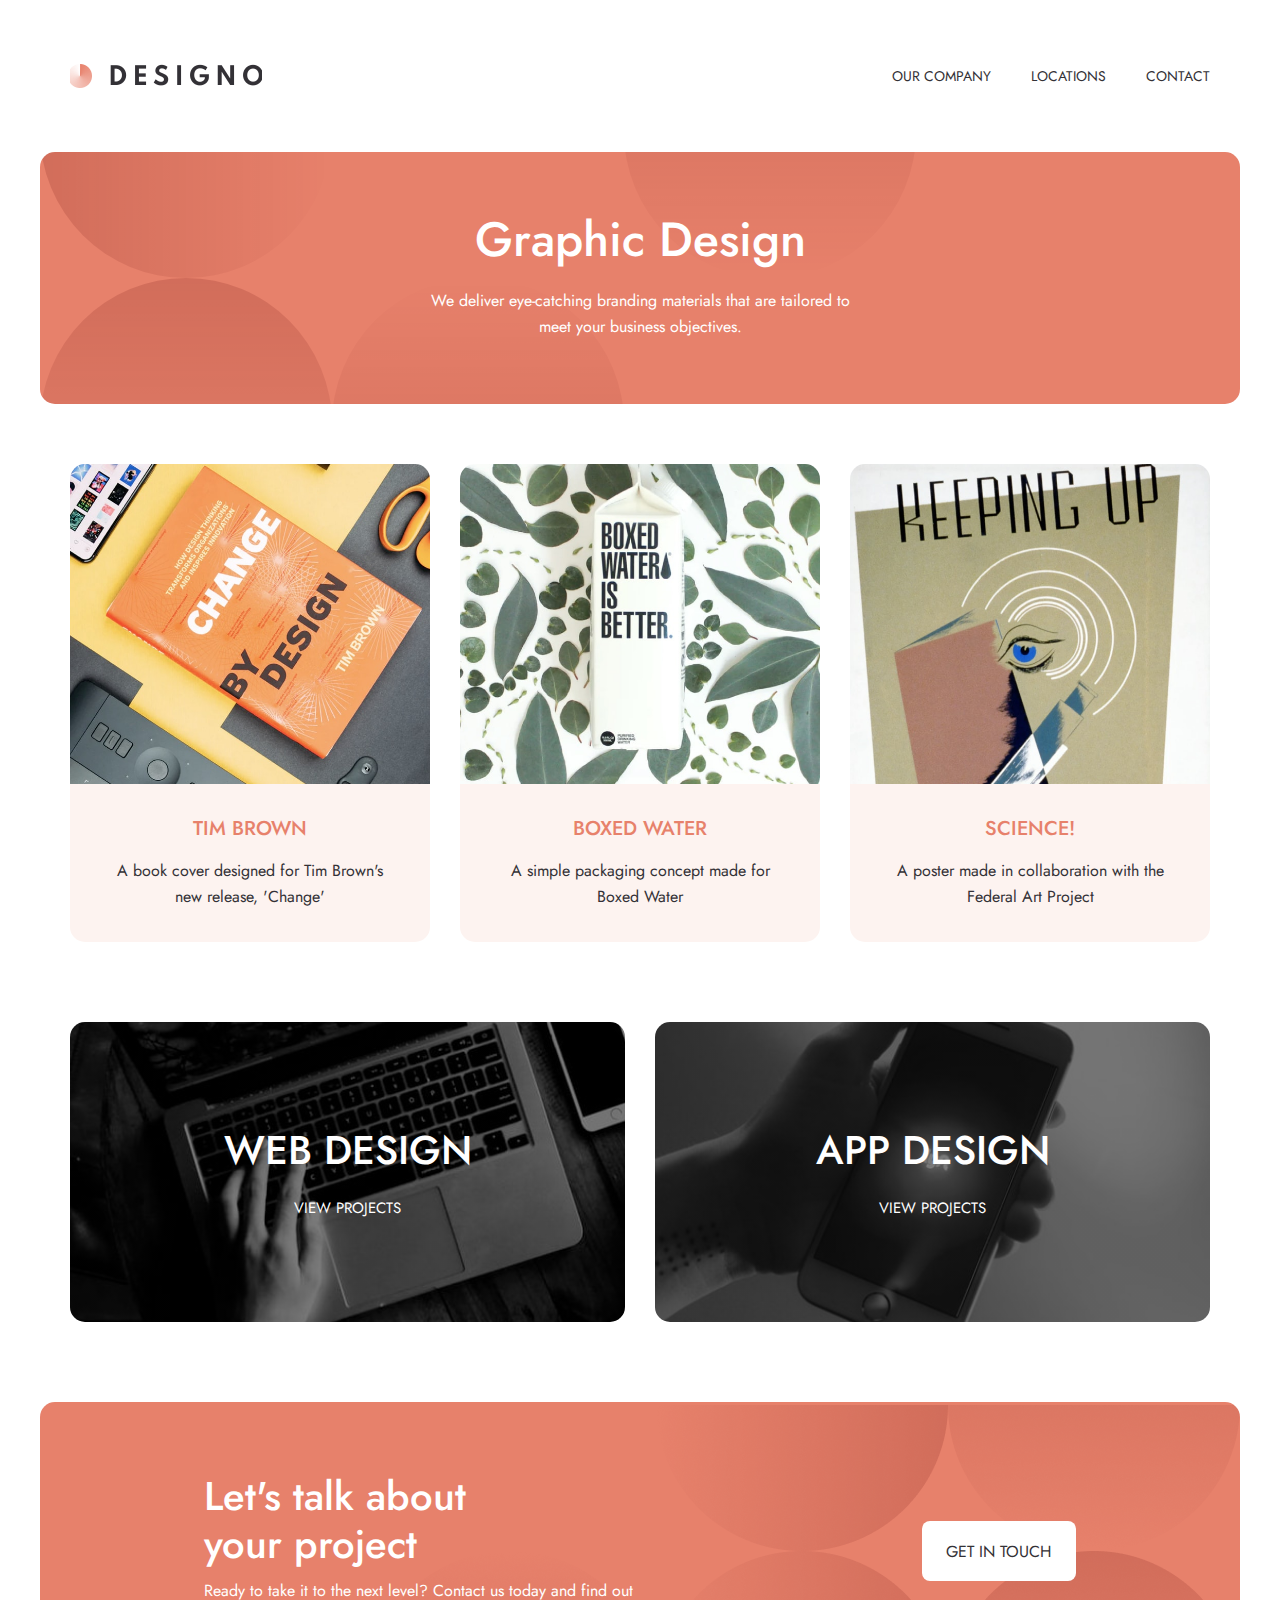
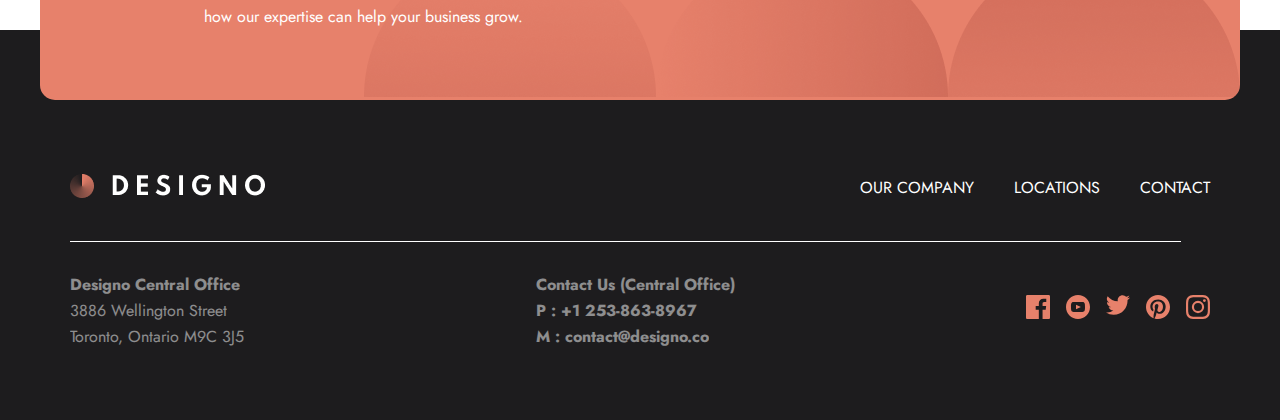
<file: scss/pages/graphic.html>
<!DOCTYPE html>
<html lang="en">
  <head>
    <meta charset="UTF-8" />
    <meta name="viewport" content="width=device-width, initial-scale=1.0" />
    <title>Graphic Design</title>
    <link rel="stylesheet" href="../../css/style.min.css" />
  </head>
  <body>
    <!-- Header -->
    <header class="header">
      <div class="header__container container">
        <a href="../../index.html">
          <img
            class="header__img"
            src="../../images/logo.png"
            alt="image of site logo"
          />
        </a>
        <nav class="header__nav">
          <ul class="header__list">
            <li class="header__item">
              <a class="header__link" href="./about.html">OUR COMPANY</a>
            </li>
            <li class="header__item">
              <a class="header__link" href="./location.html">LOCATIONS</a>
            </li>
            <li class="header__item">
              <a class="header__link" href="">CONTACT</a>
            </li>
          </ul>
          <img
            class="header__bar__img"
            src="../../images/burger-bar.svg"
            alt="image of burger bar"
          />
        </nav>
      </div>
    </header>
    <main class="main">
      <!-- Design  -->
      <section class="graphicd__container design__container container">
        <h2 class="design__title">Graphic Design</h2>
        <p class="design__text">
          We deliver eye-catching branding materials that are tailored to meet
          your business objectives.
        </p>
      </section>
      <!-- Collection -->
      <section class="appd__collection collection container">
        <!--  -->
        <a class="collection__item" href="">
          <img
            class="collection__img"
            src="../../images/graphic-design/desktop/image-change.jpg"
            alt="image"
          />
          <div class="collection__content">
            <h4 class="collection__title">TIM BROWN</h4>
            <p class="collection__text">
              A book cover designed for Tim Brown's new release, 'Change'
            </p>
          </div>
        </a>
        <!-- Second one -->
        <a class="collection__item" href="">
          <img
            class="collection__img"
            src="../../images/graphic-design/desktop/image-boxed-water.jpg"
            alt="image"
          />
          <div class="collection__content">
            <h4 class="collection__title">BOXED WATER</h4>
            <p class="collection__text">
              A simple packaging concept made for Boxed Water
            </p>
          </div>
        </a>
        <!-- Third one -->
        <a class="collection__item" href="">
          <img
            class="collection__img"
            src="../../images/graphic-design/desktop/image-science.jpg"
            alt="image"
          />
          <div class="collection__content">
            <h4 class="collection__title">SCIENCE!</h4>
            <p class="collection__text">
              A poster made in collaboration with the Federal Art Project
            </p>
          </div>
        </a>
      </section>
      <!-- Grid design -->
      <section class="project__view container">
        <a href="./webd.html" class="project__view__item web__design__item">
          <h2 class="project__view__title">WEB DESIGN</h2>
          <p class="project__view__text">VIEW PROJECTS</p>
        </a>
        <a href="./appd.html" class="project__view__item app__design__item">
          <h2 class="project__view__title">APP DESIGN</h2>
          <p class="project__view__text">VIEW PROJECTS</p>
        </a>
      </section>
      <!-- Footer about -->
      <section class="footer__about">
        <div class="footer__about__container container">
          <div class="footer__about__content">
            <h2 class="footer__about__title">Let's talk about your project</h2>
            <p class="footer__about__text">
              Ready to take it to the next level? Contact us today and find out
              how our expertise can help your business grow.
            </p>
          </div>
          <a class="footer__about__btn light-btn" href="">Get in touch</a>
        </div>
      </section>
    </main>
    <!-- Footer -->
    <footer class="footer">
      <div class="footer__container container">
        <div class="footer__logo__container">
          <a href="./index.html">
            <img
              class="footer__logo__img"
              src="../../images/footer__logo.png"
              alt="image of site logo"
          /></a>
          <div class="footer__hr hidden__hr"></div>
          <ul class="footer__list">
            <li class="footer__item">
              <a class="footer__link" href="">OUR COMPANY</a>
            </li>
            <li class="footer__item">
              <a class="footer__link" href="">LOCATIONS</a>
            </li>
            <li class="footer__item">
              <a class="footer__link" href="">CONTACT</a>
            </li>
          </ul>
        </div>
        <div class="footer__hr"></div>
        <!-- Footer__social info -->
        <div class="footer__social__info">
          <ul class="footer__social__list">
            <li class="fooer__social__item">
              <a class="footer__social__link bold__link" href=""
                >Designo Central Office</a
              >
            </li>
            <li class="fooer__social__item">
              <a class="footer__social__link" href="">3886 Wellington Street</a>
            </li>
            <li class="fooer__social__item">
              <a class="footer__social__link" href=""
                >Toronto, Ontario M9C 3J5</a
              >
            </li>
          </ul>
          <!-- second one -->
          <ul class="footer__social__list">
            <li class="fooer__social__item">
              <a class="footer__social__link bold__link" href=""
                >Contact Us (Central Office)</a
              >
            </li>
            <li class="fooer__social__item">
              <a class="footer__social__link bold__link" href="tel"
                >P : +1 253-863-8967</a
              >
            </li>
            <li class="fooer__social__item">
              <a class="footer__social__link bold__link" href=""
                >M : contact@designo.co</a
              >
            </li>
          </ul>
          <!-- Third one -->
          <ul class="footer__social__icon__list">
            <li class="footer__social__icon__item">
              <a href="" class="footer__social__icon__link">
                <svg
                  xmlns="http://www.w3.org/2000/svg"
                  width="24"
                  height="24"
                  fill="none"
                >
                  <path
                    fill="#E7816B"
                    d="M22.675 0H1.325C.593 0 0 .593 0 1.325v21.351C0 23.407.593 24 1.325 24H12.82v-9.294H9.692v-3.622h3.128V8.413c0-3.1 1.893-4.788 4.659-4.788 1.325 0 2.463.099 2.795.143v3.24l-1.918.001c-1.504 0-1.795.715-1.795 1.763v2.313h3.587l-.467 3.622h-3.12V24h6.116c.73 0 1.323-.593 1.323-1.325V1.325C24 .593 23.407 0 22.675 0Z"
                  />
                </svg>
              </a>
            </li>
            <li class="footer__social__icon__item">
              <a href="" class="footer__social__icon__link">
                <svg
                  xmlns="http://www.w3.org/2000/svg"
                  width="24"
                  height="24"
                  fill="none"
                >
                  <path
                    fill="#E7816B"
                    fill-rule="evenodd"
                    d="M12 0C5.373 0 0 5.373 0 12s5.373 12 12 12 12-5.373 12-12S18.627 0 12 0Zm4.441 16.892c-2.102.144-6.784.144-8.883 0C5.282 16.736 5.017 15.622 5 12c.017-3.629.285-4.736 2.558-4.892 2.099-.144 6.782-.144 8.883 0C18.718 7.264 18.982 8.378 19 12c-.018 3.629-.285 4.736-2.559 4.892Zm-1.524-4.896L10 9.658v4.684l4.917-2.346Z"
                    clip-rule="evenodd"
                  />
                </svg>
              </a>
            </li>
            <li class="footer__social__icon__item">
              <a href="" class="footer__social__icon__link">
                <svg
                  xmlns="http://www.w3.org/2000/svg"
                  width="24"
                  height="20"
                  fill="none"
                >
                  <path
                    fill="#E7816B"
                    d="M24 2.557a9.83 9.83 0 0 1-2.828.775A4.932 4.932 0 0 0 23.337.608a9.864 9.864 0 0 1-3.127 1.195A4.916 4.916 0 0 0 16.616.248c-3.179 0-5.515 2.966-4.797 6.045A13.978 13.978 0 0 1 1.671 1.149a4.93 4.93 0 0 0 1.523 6.574 4.903 4.903 0 0 1-2.229-.616c-.054 2.281 1.581 4.415 3.949 4.89a4.935 4.935 0 0 1-2.224.084 4.928 4.928 0 0 0 4.6 3.419A9.9 9.9 0 0 1 0 17.54a13.94 13.94 0 0 0 7.548 2.212c9.142 0 14.307-7.721 13.995-14.646A10.025 10.025 0 0 0 24 2.557Z"
                  />
                </svg>
              </a>
            </li>
            <li class="footer__social__icon__item">
              <a href="" class="footer__social__icon__link">
                <svg
                  xmlns="http://www.w3.org/2000/svg"
                  width="24"
                  height="24"
                  fill="none"
                >
                  <path
                    fill="#E7816B"
                    d="M12 0C5.373 0 0 5.372 0 12c0 5.084 3.163 9.426 7.627 11.174-.105-.949-.2-2.405.042-3.441.218-.937 1.407-5.965 1.407-5.965s-.359-.719-.359-1.782c0-1.668.967-2.914 2.171-2.914 1.023 0 1.518.769 1.518 1.69 0 1.029-.655 2.568-.994 3.995-.283 1.194.599 2.169 1.777 2.169 2.133 0 3.772-2.249 3.772-5.495 0-2.873-2.064-4.882-5.012-4.882-3.414 0-5.418 2.561-5.418 5.207 0 1.031.397 2.138.893 2.738a.36.36 0 0 1 .083.345l-.333 1.36c-.053.22-.174.267-.402.161-1.499-.698-2.436-2.889-2.436-4.649 0-3.785 2.75-7.262 7.929-7.262 4.163 0 7.398 2.967 7.398 6.931 0 4.136-2.607 7.464-6.227 7.464-1.216 0-2.359-.631-2.75-1.378l-.748 2.853c-.271 1.043-1.002 2.35-1.492 3.146C9.57 23.812 10.763 24 12 24c6.627 0 12-5.373 12-12 0-6.628-5.373-12-12-12Z"
                  />
                </svg>
              </a>
            </li>
            <li class="footer__social__icon__item">
              <a href="" class="footer__social__icon__link">
                <svg
                  xmlns="http://www.w3.org/2000/svg"
                  width="24"
                  height="24"
                  fill="none"
                >
                  <path
                    fill="#E7816B"
                    fill-rule="evenodd"
                    d="M12 0C8.741 0 8.333.014 7.053.072 2.695.272.273 2.69.073 7.052.014 8.333 0 8.741 0 12c0 3.259.014 3.668.072 4.948.2 4.358 2.618 6.78 6.98 6.98C8.333 23.986 8.741 24 12 24c3.259 0 3.668-.014 4.948-.072 4.354-.2 6.782-2.618 6.979-6.98.059-1.28.073-1.689.073-4.948 0-3.259-.014-3.667-.072-4.947-.196-4.354-2.617-6.78-6.979-6.98C15.668.014 15.259 0 12 0Zm0 2.163c3.204 0 3.584.012 4.85.07 3.252.148 4.771 1.691 4.919 4.919.058 1.265.069 1.645.069 4.849 0 3.205-.012 3.584-.069 4.849-.149 3.225-1.664 4.771-4.919 4.919-1.266.058-1.644.07-4.85.07-3.204 0-3.584-.012-4.849-.07-3.26-.149-4.771-1.699-4.919-4.92-.058-1.265-.07-1.644-.07-4.849 0-3.204.013-3.583.07-4.849.149-3.227 1.664-4.771 4.919-4.919 1.266-.057 1.645-.069 4.849-.069ZM5.838 12a6.162 6.162 0 1 1 12.324 0 6.162 6.162 0 0 1-12.324 0ZM12 16a4 4 0 1 1 0-8 4 4 0 0 1 0 8Zm4.965-10.405a1.44 1.44 0 1 1 2.881.001 1.44 1.44 0 0 1-2.881-.001Z"
                    clip-rule="evenodd"
                  />
                </svg>
              </a>
            </li>
          </ul>
        </div>
      </div>
    </footer>
  </body>
</html>
</file>
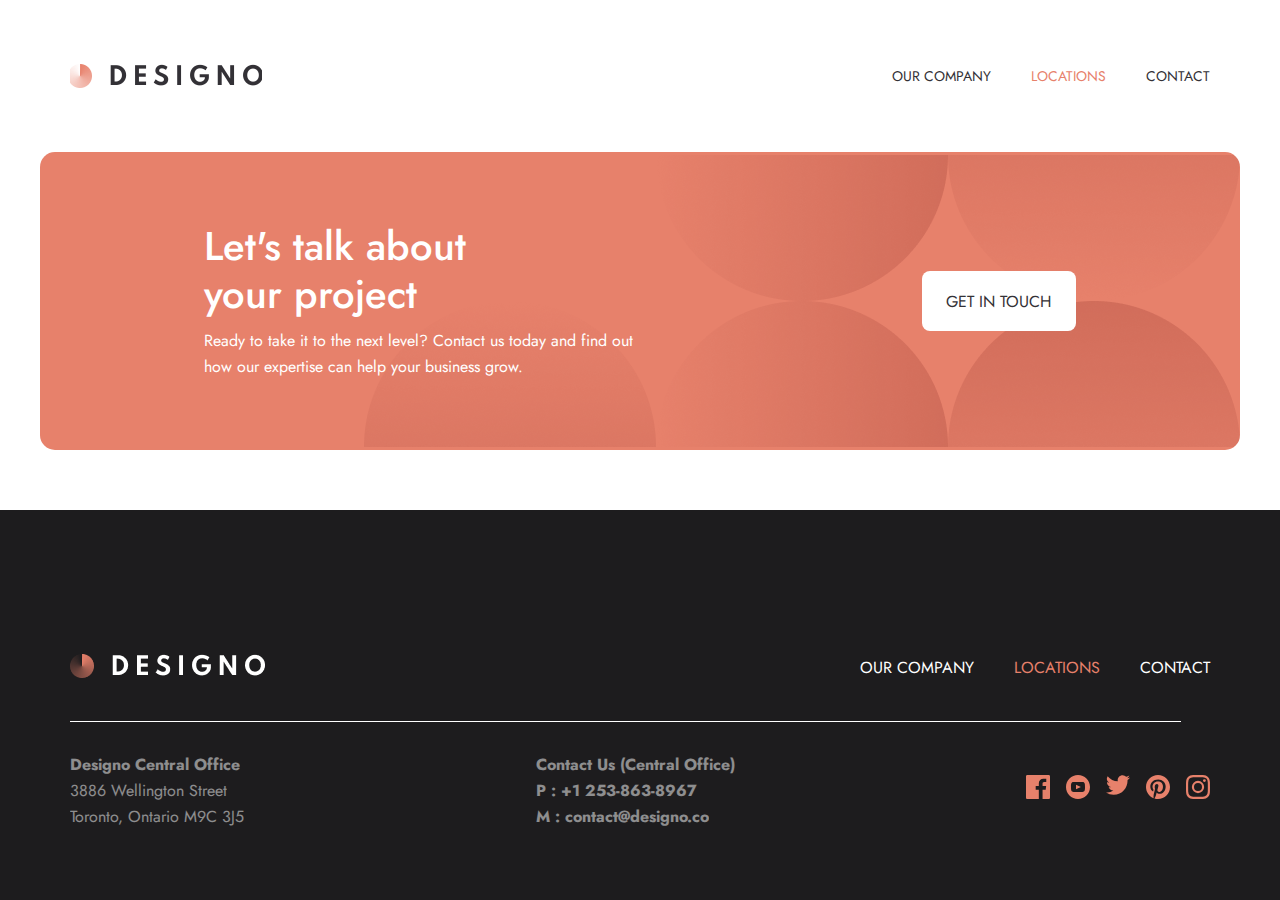
<file: scss/pages/location.html>
<!DOCTYPE html>
<html lang="en">
  <head>
    <meta charset="UTF-8" />
    <meta name="viewport" content="width=device-width, initial-scale=1.0" />
    <title>Location</title>
    <link rel="stylesheet" href="../../css/style.min.css" />
  </head>
  <body>
    <!-- Header -->
    <header class="header">
      <div class="header__container container">
        <a href="../../index.html">
          <img
            class="header__img"
            src="../../images/logo.png"
            alt="image of site logo"
          />
        </a>
        <nav class="header__nav">
          <ul class="header__list">
            <li class="header__item">
              <a class="header__link" href="./about.html">OUR COMPANY</a>
            </li>
            <li class="header__item">
              <a class="header__link" id="active" href="./location.html"
                >LOCATIONS</a
              >
            </li>
            <li class="header__item">
              <a class="header__link" href="./contact.html">CONTACT</a>
            </li>
          </ul>
          <img
            class="header__bar__img"
            src="../../images/burger-bar.svg"
            alt="image of burger bar"
          />
        </nav>
      </div>
    </header>
    <!-- Main -->
    <main class="main">
      <!-- Footer about -->
      <section class="footer__about">
        <div class="footer__about__container container">
          <div class="footer__about__content">
            <h2 class="footer__about__title">Let's talk about your project</h2>
            <p class="footer__about__text">
              Ready to take it to the next level? Contact us today and find out
              how our expertise can help your business grow.
            </p>
          </div>
          <a class="footer__about__btn light-btn" href="">Get in touch</a>
        </div>
      </section>
    </main>
    <!-- Footer -->
    <footer class="footer">
      <div class="footer__container container">
        <div class="footer__logo__container">
          <a href="./index.html">
            <img
              class="footer__logo__img"
              src="../../images/footer__logo.png"
              alt="image of site logo"
          /></a>
          <div class="footer__hr hidden__hr"></div>
          <ul class="footer__list">
            <li class="footer__item">
              <a class="footer__link" href="./about.html">OUR COMPANY</a>
            </li>
            <li class="footer__item">
              <a class="footer__link" id="active" href="./location.html"
                >LOCATIONS</a
              >
            </li>
            <li class="footer__item">
              <a class="footer__link" href="./contact.html">CONTACT</a>
            </li>
          </ul>
        </div>
        <div class="footer__hr"></div>
        <!-- Footer__social info -->
        <div class="footer__social__info">
          <ul class="footer__social__list">
            <li class="fooer__social__item">
              <a class="footer__social__link bold__link" href=""
                >Designo Central Office</a
              >
            </li>
            <li class="fooer__social__item">
              <a class="footer__social__link" href="">3886 Wellington Street</a>
            </li>
            <li class="fooer__social__item">
              <a class="footer__social__link" href=""
                >Toronto, Ontario M9C 3J5</a
              >
            </li>
          </ul>
          <!-- second one -->
          <ul class="footer__social__list">
            <li class="fooer__social__item">
              <a class="footer__social__link bold__link" href=""
                >Contact Us (Central Office)</a
              >
            </li>
            <li class="fooer__social__item">
              <a class="footer__social__link bold__link" href="tel"
                >P : +1 253-863-8967</a
              >
            </li>
            <li class="fooer__social__item">
              <a class="footer__social__link bold__link" href=""
                >M : contact@designo.co</a
              >
            </li>
          </ul>
          <!-- Third one -->
          <ul class="footer__social__icon__list">
            <li class="footer__social__icon__item">
              <a href="" class="footer__social__icon__link">
                <svg
                  xmlns="http://www.w3.org/2000/svg"
                  width="24"
                  height="24"
                  fill="none"
                >
                  <path
                    fill="#E7816B"
                    d="M22.675 0H1.325C.593 0 0 .593 0 1.325v21.351C0 23.407.593 24 1.325 24H12.82v-9.294H9.692v-3.622h3.128V8.413c0-3.1 1.893-4.788 4.659-4.788 1.325 0 2.463.099 2.795.143v3.24l-1.918.001c-1.504 0-1.795.715-1.795 1.763v2.313h3.587l-.467 3.622h-3.12V24h6.116c.73 0 1.323-.593 1.323-1.325V1.325C24 .593 23.407 0 22.675 0Z"
                  />
                </svg>
              </a>
            </li>
            <li class="footer__social__icon__item">
              <a href="" class="footer__social__icon__link">
                <svg
                  xmlns="http://www.w3.org/2000/svg"
                  width="24"
                  height="24"
                  fill="none"
                >
                  <path
                    fill="#E7816B"
                    fill-rule="evenodd"
                    d="M12 0C5.373 0 0 5.373 0 12s5.373 12 12 12 12-5.373 12-12S18.627 0 12 0Zm4.441 16.892c-2.102.144-6.784.144-8.883 0C5.282 16.736 5.017 15.622 5 12c.017-3.629.285-4.736 2.558-4.892 2.099-.144 6.782-.144 8.883 0C18.718 7.264 18.982 8.378 19 12c-.018 3.629-.285 4.736-2.559 4.892Zm-1.524-4.896L10 9.658v4.684l4.917-2.346Z"
                    clip-rule="evenodd"
                  />
                </svg>
              </a>
            </li>
            <li class="footer__social__icon__item">
              <a href="" class="footer__social__icon__link">
                <svg
                  xmlns="http://www.w3.org/2000/svg"
                  width="24"
                  height="20"
                  fill="none"
                >
                  <path
                    fill="#E7816B"
                    d="M24 2.557a9.83 9.83 0 0 1-2.828.775A4.932 4.932 0 0 0 23.337.608a9.864 9.864 0 0 1-3.127 1.195A4.916 4.916 0 0 0 16.616.248c-3.179 0-5.515 2.966-4.797 6.045A13.978 13.978 0 0 1 1.671 1.149a4.93 4.93 0 0 0 1.523 6.574 4.903 4.903 0 0 1-2.229-.616c-.054 2.281 1.581 4.415 3.949 4.89a4.935 4.935 0 0 1-2.224.084 4.928 4.928 0 0 0 4.6 3.419A9.9 9.9 0 0 1 0 17.54a13.94 13.94 0 0 0 7.548 2.212c9.142 0 14.307-7.721 13.995-14.646A10.025 10.025 0 0 0 24 2.557Z"
                  />
                </svg>
              </a>
            </li>
            <li class="footer__social__icon__item">
              <a href="" class="footer__social__icon__link">
                <svg
                  xmlns="http://www.w3.org/2000/svg"
                  width="24"
                  height="24"
                  fill="none"
                >
                  <path
                    fill="#E7816B"
                    d="M12 0C5.373 0 0 5.372 0 12c0 5.084 3.163 9.426 7.627 11.174-.105-.949-.2-2.405.042-3.441.218-.937 1.407-5.965 1.407-5.965s-.359-.719-.359-1.782c0-1.668.967-2.914 2.171-2.914 1.023 0 1.518.769 1.518 1.69 0 1.029-.655 2.568-.994 3.995-.283 1.194.599 2.169 1.777 2.169 2.133 0 3.772-2.249 3.772-5.495 0-2.873-2.064-4.882-5.012-4.882-3.414 0-5.418 2.561-5.418 5.207 0 1.031.397 2.138.893 2.738a.36.36 0 0 1 .083.345l-.333 1.36c-.053.22-.174.267-.402.161-1.499-.698-2.436-2.889-2.436-4.649 0-3.785 2.75-7.262 7.929-7.262 4.163 0 7.398 2.967 7.398 6.931 0 4.136-2.607 7.464-6.227 7.464-1.216 0-2.359-.631-2.75-1.378l-.748 2.853c-.271 1.043-1.002 2.35-1.492 3.146C9.57 23.812 10.763 24 12 24c6.627 0 12-5.373 12-12 0-6.628-5.373-12-12-12Z"
                  />
                </svg>
              </a>
            </li>
            <li class="footer__social__icon__item">
              <a href="" class="footer__social__icon__link">
                <svg
                  xmlns="http://www.w3.org/2000/svg"
                  width="24"
                  height="24"
                  fill="none"
                >
                  <path
                    fill="#E7816B"
                    fill-rule="evenodd"
                    d="M12 0C8.741 0 8.333.014 7.053.072 2.695.272.273 2.69.073 7.052.014 8.333 0 8.741 0 12c0 3.259.014 3.668.072 4.948.2 4.358 2.618 6.78 6.98 6.98C8.333 23.986 8.741 24 12 24c3.259 0 3.668-.014 4.948-.072 4.354-.2 6.782-2.618 6.979-6.98.059-1.28.073-1.689.073-4.948 0-3.259-.014-3.667-.072-4.947-.196-4.354-2.617-6.78-6.979-6.98C15.668.014 15.259 0 12 0Zm0 2.163c3.204 0 3.584.012 4.85.07 3.252.148 4.771 1.691 4.919 4.919.058 1.265.069 1.645.069 4.849 0 3.205-.012 3.584-.069 4.849-.149 3.225-1.664 4.771-4.919 4.919-1.266.058-1.644.07-4.85.07-3.204 0-3.584-.012-4.849-.07-3.26-.149-4.771-1.699-4.919-4.92-.058-1.265-.07-1.644-.07-4.849 0-3.204.013-3.583.07-4.849.149-3.227 1.664-4.771 4.919-4.919 1.266-.057 1.645-.069 4.849-.069ZM5.838 12a6.162 6.162 0 1 1 12.324 0 6.162 6.162 0 0 1-12.324 0ZM12 16a4 4 0 1 1 0-8 4 4 0 0 1 0 8Zm4.965-10.405a1.44 1.44 0 1 1 2.881.001 1.44 1.44 0 0 1-2.881-.001Z"
                    clip-rule="evenodd"
                  />
                </svg>
              </a>
            </li>
          </ul>
        </div>
      </div>
    </footer>
  </body>
</html>
</file>
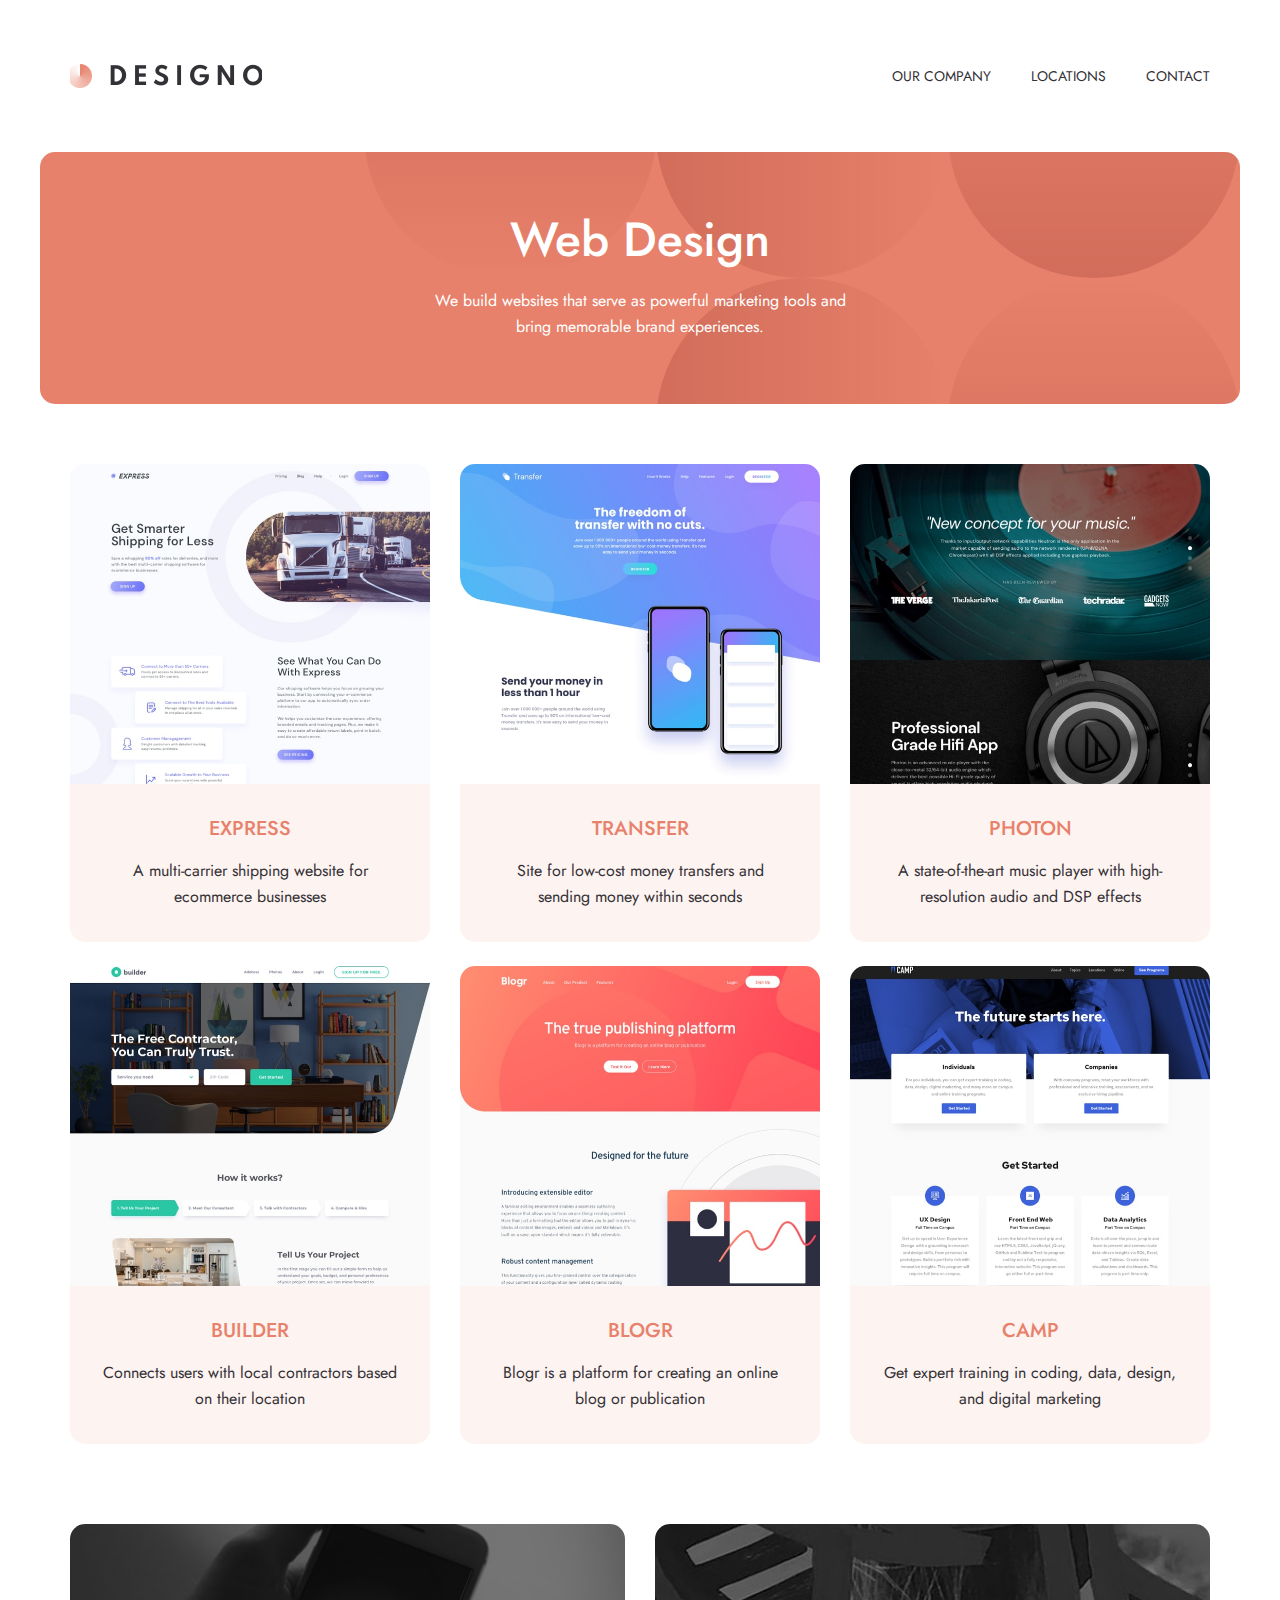
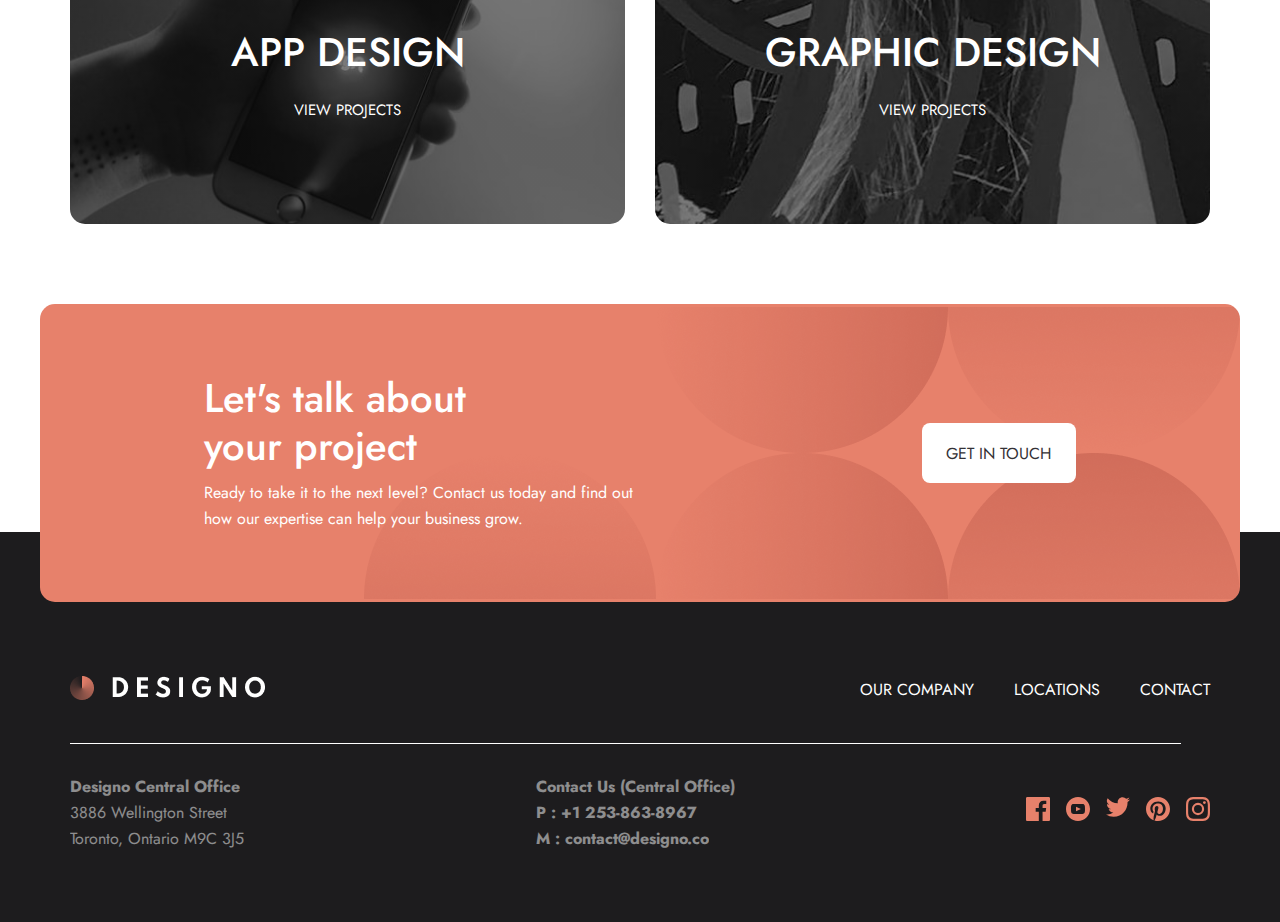
<file: scss/pages/webd.html>
<!DOCTYPE html>
<html lang="en">
  <head>
    <meta charset="UTF-8" />
    <meta name="viewport" content="width=device-width, initial-scale=1.0" />
    <title>Web design</title>
    <link rel="stylesheet" href="../../css/style.min.css" />
  </head>
  <body>
    <!-- Header -->
    <header class="header">
      <div class="header__container container">
        <a href="../../index.html">
          <img
            class="header__img"
            src="../../images/logo.png"
            alt="image of site logo"
          />
        </a>
        <nav class="header__nav">
          <ul class="header__list">
            <li class="header__item">
              <a class="header__link" href="./about.html">OUR COMPANY</a>
            </li>
            <li class="header__item">
              <a class="header__link" href="./location.html">LOCATIONS</a>
            </li>
            <li class="header__item">
              <a class="header__link" href="">CONTACT</a>
            </li>
          </ul>
          <img
            class="header__bar__img"
            src="../../images/burger-bar.svg"
            alt="image of burger bar"
          />
        </nav>
      </div>
    </header>
    <!-- Main -->
    <main class="main">
      <!-- Design  -->
      <section class="webd__container design__container container">
        <h2 class="design__title">Web Design</h2>
        <p class="design__text">
          We build websites that serve as powerful marketing tools and bring
          memorable brand experiences.
        </p>
      </section>
      <!-- Collection -->
      <section class="web__collection collection container">
        <!--  -->
        <a class="collection__item" href="">
          <img
            class="collection__img"
            src="../../images/web-design/desktop/image-express.jpg"
            alt="image of express"
          />
          <div class="collection__content">
            <h4 class="collection__title">EXPRESS</h4>
            <p class="collection__text">
              A multi-carrier shipping website for ecommerce businesses
            </p>
          </div>
        </a>
        <!-- Second one -->
        <a class="collection__item" href="">
          <img
            class="collection__img"
            src="../../images/web-design/desktop/image-transfer.jpg"
            alt="image of transfer"
          />
          <div class="collection__content">
            <h4 class="collection__title">TRANSFER</h4>
            <p class="collection__text">
              Site for low-cost money transfers and sending money within seconds
            </p>
          </div>
        </a>
        <!-- Third one -->
        <a class="collection__item" href="">
          <img
            class="collection__img"
            src="../../images/web-design/desktop/image-photon.jpg"
            alt="image"
          />
          <div class="collection__content">
            <h4 class="collection__title">PHOTON</h4>
            <p class="collection__text">
              A state-of-the-art music player with high-resolution audio and DSP
              effects
            </p>
          </div>
        </a>
        <!-- Fourth -->
        <a class="collection__item" href="">
          <img
            class="collection__img"
            src="../../images/web-design/desktop/image-builder.jpg"
            alt="image"
          />
          <div class="collection__content">
            <h4 class="collection__title">BUILDER</h4>
            <p class="collection__text">
              Connects users with local contractors based on their location
            </p>
          </div>
        </a>
        <!-- Fiveth -->
        <a class="collection__item" href="">
          <img
            class="collection__img"
            src="../../images/web-design/desktop/image-blogr.jpg"
            alt="image"
          />
          <div class="collection__content">
            <h4 class="collection__title">BLOGR</h4>
            <p class="collection__text">
              Blogr is a platform for creating an online blog or publication
            </p>
          </div>
        </a>
        <!-- Six -->
        <a class="collection__item" href="">
          <img
            class="collection__img"
            src="../../images/web-design/desktop/image-camp.jpg"
            alt="image"
          />
          <div class="collection__content">
            <h4 class="collection__title">CAMP</h4>
            <p class="collection__text">
              Get expert training in coding, data, design, and digital marketing
            </p>
          </div>
        </a>
      </section>
      <!-- Grid design -->
      <section class="project__view container">
        <a href="./appd.html" class="project__view__item">
          <h2 class="project__view__title">APP DESIGN</h2>
          <p class="project__view__text">VIEW PROJECTS</p>
        </a>
        <a href="./graphic.html" class="project__view__item">
          <h2 class="project__view__title">GRAPHIC DESIGN</h2>
          <p class="project__view__text">VIEW PROJECTS</p>
        </a>
      </section>
      <!-- Footer about -->
      <section class="footer__about">
        <div class="footer__about__container container">
          <div class="footer__about__content">
            <h2 class="footer__about__title">Let's talk about your project</h2>
            <p class="footer__about__text">
              Ready to take it to the next level? Contact us today and find out
              how our expertise can help your business grow.
            </p>
          </div>
          <a class="footer__about__btn light-btn" href="">Get in touch</a>
        </div>
      </section>
    </main>
    <!-- Footer -->
    <footer class="footer">
      <div class="footer__container container">
        <div class="footer__logo__container">
          <a href="./index.html">
            <img
              class="footer__logo__img"
              src="../../images/footer__logo.png"
              alt="image of site logo"
          /></a>
          <div class="footer__hr hidden__hr"></div>
          <ul class="footer__list">
            <li class="footer__item">
              <a class="footer__link" href="">OUR COMPANY</a>
            </li>
            <li class="footer__item">
              <a class="footer__link" href="">LOCATIONS</a>
            </li>
            <li class="footer__item">
              <a class="footer__link" href="">CONTACT</a>
            </li>
          </ul>
        </div>
        <div class="footer__hr"></div>
        <!-- Footer__social info -->
        <div class="footer__social__info">
          <ul class="footer__social__list">
            <li class="fooer__social__item">
              <a class="footer__social__link bold__link" href=""
                >Designo Central Office</a
              >
            </li>
            <li class="fooer__social__item">
              <a class="footer__social__link" href="">3886 Wellington Street</a>
            </li>
            <li class="fooer__social__item">
              <a class="footer__social__link" href=""
                >Toronto, Ontario M9C 3J5</a
              >
            </li>
          </ul>
          <!-- second one -->
          <ul class="footer__social__list">
            <li class="fooer__social__item">
              <a class="footer__social__link bold__link" href=""
                >Contact Us (Central Office)</a
              >
            </li>
            <li class="fooer__social__item">
              <a class="footer__social__link bold__link" href="tel"
                >P : +1 253-863-8967</a
              >
            </li>
            <li class="fooer__social__item">
              <a class="footer__social__link bold__link" href=""
                >M : contact@designo.co</a
              >
            </li>
          </ul>
          <!-- Third one -->
          <ul class="footer__social__icon__list">
            <li class="footer__social__icon__item">
              <a href="" class="footer__social__icon__link">
                <svg
                  xmlns="http://www.w3.org/2000/svg"
                  width="24"
                  height="24"
                  fill="none"
                >
                  <path
                    fill="#E7816B"
                    d="M22.675 0H1.325C.593 0 0 .593 0 1.325v21.351C0 23.407.593 24 1.325 24H12.82v-9.294H9.692v-3.622h3.128V8.413c0-3.1 1.893-4.788 4.659-4.788 1.325 0 2.463.099 2.795.143v3.24l-1.918.001c-1.504 0-1.795.715-1.795 1.763v2.313h3.587l-.467 3.622h-3.12V24h6.116c.73 0 1.323-.593 1.323-1.325V1.325C24 .593 23.407 0 22.675 0Z"
                  />
                </svg>
              </a>
            </li>
            <li class="footer__social__icon__item">
              <a href="" class="footer__social__icon__link">
                <svg
                  xmlns="http://www.w3.org/2000/svg"
                  width="24"
                  height="24"
                  fill="none"
                >
                  <path
                    fill="#E7816B"
                    fill-rule="evenodd"
                    d="M12 0C5.373 0 0 5.373 0 12s5.373 12 12 12 12-5.373 12-12S18.627 0 12 0Zm4.441 16.892c-2.102.144-6.784.144-8.883 0C5.282 16.736 5.017 15.622 5 12c.017-3.629.285-4.736 2.558-4.892 2.099-.144 6.782-.144 8.883 0C18.718 7.264 18.982 8.378 19 12c-.018 3.629-.285 4.736-2.559 4.892Zm-1.524-4.896L10 9.658v4.684l4.917-2.346Z"
                    clip-rule="evenodd"
                  />
                </svg>
              </a>
            </li>
            <li class="footer__social__icon__item">
              <a href="" class="footer__social__icon__link">
                <svg
                  xmlns="http://www.w3.org/2000/svg"
                  width="24"
                  height="20"
                  fill="none"
                >
                  <path
                    fill="#E7816B"
                    d="M24 2.557a9.83 9.83 0 0 1-2.828.775A4.932 4.932 0 0 0 23.337.608a9.864 9.864 0 0 1-3.127 1.195A4.916 4.916 0 0 0 16.616.248c-3.179 0-5.515 2.966-4.797 6.045A13.978 13.978 0 0 1 1.671 1.149a4.93 4.93 0 0 0 1.523 6.574 4.903 4.903 0 0 1-2.229-.616c-.054 2.281 1.581 4.415 3.949 4.89a4.935 4.935 0 0 1-2.224.084 4.928 4.928 0 0 0 4.6 3.419A9.9 9.9 0 0 1 0 17.54a13.94 13.94 0 0 0 7.548 2.212c9.142 0 14.307-7.721 13.995-14.646A10.025 10.025 0 0 0 24 2.557Z"
                  />
                </svg>
              </a>
            </li>
            <li class="footer__social__icon__item">
              <a href="" class="footer__social__icon__link">
                <svg
                  xmlns="http://www.w3.org/2000/svg"
                  width="24"
                  height="24"
                  fill="none"
                >
                  <path
                    fill="#E7816B"
                    d="M12 0C5.373 0 0 5.372 0 12c0 5.084 3.163 9.426 7.627 11.174-.105-.949-.2-2.405.042-3.441.218-.937 1.407-5.965 1.407-5.965s-.359-.719-.359-1.782c0-1.668.967-2.914 2.171-2.914 1.023 0 1.518.769 1.518 1.69 0 1.029-.655 2.568-.994 3.995-.283 1.194.599 2.169 1.777 2.169 2.133 0 3.772-2.249 3.772-5.495 0-2.873-2.064-4.882-5.012-4.882-3.414 0-5.418 2.561-5.418 5.207 0 1.031.397 2.138.893 2.738a.36.36 0 0 1 .083.345l-.333 1.36c-.053.22-.174.267-.402.161-1.499-.698-2.436-2.889-2.436-4.649 0-3.785 2.75-7.262 7.929-7.262 4.163 0 7.398 2.967 7.398 6.931 0 4.136-2.607 7.464-6.227 7.464-1.216 0-2.359-.631-2.75-1.378l-.748 2.853c-.271 1.043-1.002 2.35-1.492 3.146C9.57 23.812 10.763 24 12 24c6.627 0 12-5.373 12-12 0-6.628-5.373-12-12-12Z"
                  />
                </svg>
              </a>
            </li>
            <li class="footer__social__icon__item">
              <a href="" class="footer__social__icon__link">
                <svg
                  xmlns="http://www.w3.org/2000/svg"
                  width="24"
                  height="24"
                  fill="none"
                >
                  <path
                    fill="#E7816B"
                    fill-rule="evenodd"
                    d="M12 0C8.741 0 8.333.014 7.053.072 2.695.272.273 2.69.073 7.052.014 8.333 0 8.741 0 12c0 3.259.014 3.668.072 4.948.2 4.358 2.618 6.78 6.98 6.98C8.333 23.986 8.741 24 12 24c3.259 0 3.668-.014 4.948-.072 4.354-.2 6.782-2.618 6.979-6.98.059-1.28.073-1.689.073-4.948 0-3.259-.014-3.667-.072-4.947-.196-4.354-2.617-6.78-6.979-6.98C15.668.014 15.259 0 12 0Zm0 2.163c3.204 0 3.584.012 4.85.07 3.252.148 4.771 1.691 4.919 4.919.058 1.265.069 1.645.069 4.849 0 3.205-.012 3.584-.069 4.849-.149 3.225-1.664 4.771-4.919 4.919-1.266.058-1.644.07-4.85.07-3.204 0-3.584-.012-4.849-.07-3.26-.149-4.771-1.699-4.919-4.92-.058-1.265-.07-1.644-.07-4.849 0-3.204.013-3.583.07-4.849.149-3.227 1.664-4.771 4.919-4.919 1.266-.057 1.645-.069 4.849-.069ZM5.838 12a6.162 6.162 0 1 1 12.324 0 6.162 6.162 0 0 1-12.324 0ZM12 16a4 4 0 1 1 0-8 4 4 0 0 1 0 8Zm4.965-10.405a1.44 1.44 0 1 1 2.881.001 1.44 1.44 0 0 1-2.881-.001Z"
                    clip-rule="evenodd"
                  />
                </svg>
              </a>
            </li>
          </ul>
        </div>
      </div>
    </footer>
  </body>
</html>
</file>
<file: css/style.min.css>
html{line-height:1.15;-webkit-text-size-adjust:100%}body{margin:0}main{display:block}h1{font-size:2em;margin:.67em 0}hr{-webkit-box-sizing:content-box;box-sizing:content-box;height:0;overflow:visible}pre{font-family:monospace,monospace;font-size:1em}a{background-color:rgba(0,0,0,0)}abbr[title]{border-bottom:none;text-decoration:underline;-webkit-text-decoration:underline dotted;text-decoration:underline dotted}b,strong{font-weight:bolder}code,kbd,samp{font-family:monospace,monospace;font-size:1em}small{font-size:80%}sub,sup{font-size:75%;line-height:0;position:relative;vertical-align:baseline}sub{bottom:-0.25em}sup{top:-0.5em}img{border-style:none}button,input,optgroup,select,textarea{font-family:inherit;font-size:100%;line-height:1.15;margin:0}button,input{overflow:visible}button,select{text-transform:none}button,[type=button],[type=reset],[type=submit]{-webkit-appearance:button}button::-moz-focus-inner,[type=button]::-moz-focus-inner,[type=reset]::-moz-focus-inner,[type=submit]::-moz-focus-inner{border-style:none;padding:0}button:-moz-focusring,[type=button]:-moz-focusring,[type=reset]:-moz-focusring,[type=submit]:-moz-focusring{outline:1px dotted ButtonText}fieldset{padding:.35em .75em .625em}legend{-webkit-box-sizing:border-box;box-sizing:border-box;color:inherit;display:table;max-width:100%;padding:0;white-space:normal}progress{vertical-align:baseline}textarea{overflow:auto}[type=checkbox],[type=radio]{-webkit-box-sizing:border-box;box-sizing:border-box;padding:0}[type=number]::-webkit-inner-spin-button,[type=number]::-webkit-outer-spin-button{height:auto}[type=search]{-webkit-appearance:textfield;outline-offset:-2px}[type=search]::-webkit-search-decoration{-webkit-appearance:none}::-webkit-file-upload-button{-webkit-appearance:button;font:inherit}details{display:block}summary{display:list-item}template{display:none}[hidden]{display:none}*{margin:0;padding:0;-webkit-box-sizing:border-box;box-sizing:border-box}*::after,*::before{margin:0;padding:0;-webkit-box-sizing:border-box;box-sizing:border-box}*:focus{outline:2px dotted red;outline-offset:4px}html{height:100%;font-size:62.5%;scroll-behavior:smooth}ul,ol{list-style:none}a{display:inline-block;text-decoration:none}img{-o-object-fit:cover;object-fit:cover;display:-webkit-box;display:-ms-flexbox;display:flex}body{display:-webkit-box;display:-ms-flexbox;display:flex;-webkit-box-orient:vertical;-webkit-box-direction:normal;-ms-flex-direction:column;flex-direction:column;height:100%;font-family:"Jost";font-weight:400;font-size:1.6rem;line-height:1.625}main{-webkit-box-flex:1;-ms-flex-positive:1;flex-grow:1}.container{width:100%;max-width:1200px;margin-left:auto;margin-right:auto;padding-left:30px;padding-right:30px}.dark-btn{display:inline-block;padding:1.8rem 2.5rem 1.6rem 2.4rem;background-color:#e7816b;color:#fff;text-transform:uppercase;border-radius:.8rem;font-weight:500;font-size:1.5rem;line-height:1.4;letter-spacing:1px}.dark-btn:hover{background:#ffad9b}.light-btn{display:inline-block;padding:1.8rem 2.5rem 1.6rem 2.4rem;background-color:#fff;color:#333136;text-transform:uppercase;border-radius:.8rem}.light-btn:hover{background:#ffad9b;color:#fff}#active{color:#e7816b}@font-face{font-display:swap;font-family:"Jost";font-style:normal;font-weight:400;src:url("../fonts/jost-v18-latin-regular.woff2") format("woff2")}@font-face{font-display:swap;font-family:"Jost";font-style:italic;font-weight:400;src:url("../fonts/jost-v18-latin-italic.woff2") format("woff2")}@font-face{font-display:swap;font-family:"Jost";font-style:normal;font-weight:500;src:url("../fonts/jost-v18-latin-500.woff2") format("woff2")}@font-face{font-display:swap;font-family:"Jost";font-style:normal;font-weight:700;src:url("../fonts/jost-v18-latin-700.woff2") format("woff2")}@font-face{font-display:swap;font-family:"League Spartan";font-style:normal;font-weight:700;src:url("../fonts/league-spartan-v11-latin-700.woff2") format("woff2")}@font-face{font-display:swap;font-family:"Manrope";font-style:normal;font-weight:400;src:url("../fonts/manrope-v15-latin-regular.woff2") format("woff2")}@font-face{font-display:swap;font-family:"Manrope";font-style:normal;font-weight:600;src:url("../fonts/manrope-v15-latin-600.woff2") format("woff2")}.header{padding-top:6.4rem;padding-bottom:6.4rem}.header__container{display:-webkit-box;display:-ms-flexbox;display:flex;-webkit-box-align:center;-ms-flex-align:center;align-items:center;-webkit-box-pack:justify;-ms-flex-pack:justify;justify-content:space-between}.header__img{width:19.2rem;height:2.4rem}.header__nav{display:-webkit-box;display:-ms-flexbox;display:flex}.header__list{display:-webkit-box;display:-ms-flexbox;display:flex;-webkit-box-align:center;-ms-flex-align:center;align-items:center;gap:4rem}.header__item{font-weight:400;font-size:1.4rem;line-height:1}.header__link{color:#333136;text-transform:uppercase}.header__link:hover{color:#e7816b}.header__link:active{text-decoration:underline}.header__bar__img{display:none}@media screen and (max-width: 585px){.header__list{gap:1.5rem}}@media screen and (max-width: 530px){.header__bar__img{display:-webkit-box;display:-ms-flexbox;display:flex}.header__list{display:none}}.footer__about__container{display:-webkit-box;display:-ms-flexbox;display:flex;-webkit-box-align:center;-ms-flex-align:center;align-items:center;-ms-flex-pack:distribute;justify-content:space-around;padding-top:7rem;padding-bottom:7rem;background-image:url(../../images/home/desktop/footer-about-bg.png);background-color:#e7816b;background-repeat:no-repeat;background-position:right;margin-bottom:-7rem;position:relative;border-radius:1.5rem}.footer__about__content{display:-webkit-box;display:-ms-flexbox;display:flex;-webkit-box-orient:vertical;-webkit-box-direction:normal;-ms-flex-direction:column;flex-direction:column;color:#fff}.footer__about__title{max-width:26.8rem;width:100%;font-weight:500;font-size:4rem;line-height:1.2;margin-bottom:1rem}.footer__about__text{max-width:45rem;width:100%;font-weight:400;font-size:1.6rem;line-height:1.625}@media screen and (max-width: 750px){.footer__about__container{display:-webkit-box;display:-ms-flexbox;display:flex;-ms-flex-wrap:wrap;flex-wrap:wrap;gap:3rem;padding-top:5.2rem;padding-bottom:5.2rem;background-size:cover}.footer__about__content{-webkit-box-align:center;-ms-flex-align:center;align-items:center;-webkit-box-pack:center;-ms-flex-pack:center;justify-content:center;text-align:center}}@media screen and (max-width: 400px){.footer__about__title{font-size:3.2rem;line-height:1.125}.footer__about__text{font-size:1.5rem;line-height:1.4}}.footer{background-color:#1d1c1e;color:#333136}.footer__container{padding-top:14.4rem;padding-bottom:7rem;display:-webkit-box;display:-ms-flexbox;display:flex;-webkit-box-orient:vertical;-webkit-box-direction:normal;-ms-flex-direction:column;flex-direction:column}.footer__logo__container{display:-webkit-box;display:-ms-flexbox;display:flex;-webkit-box-align:center;-ms-flex-align:center;align-items:center;-webkit-box-pack:justify;-ms-flex-pack:justify;justify-content:space-between;margin-bottom:4rem}.footer__list{display:-webkit-box;display:-ms-flexbox;display:flex;-webkit-box-align:center;-ms-flex-align:center;align-items:center;gap:4rem}.footer__link{color:#fff}.footer__link:hover{text-transform:uppercase;color:#e7816b}.footer__link:active{text-decoration:underline}.footer__hr{max-width:1111px;width:100%;height:1px;background-color:#fff;margin-bottom:3rem}.hidden__hr{display:none}.footer__social__info{display:-webkit-box;display:-ms-flexbox;display:flex;-webkit-box-align:center;-ms-flex-align:center;align-items:center;-webkit-box-pack:justify;-ms-flex-pack:justify;justify-content:space-between}.footer__social__link{font-weight:400;font-size:1.6rem;line-height:1.625;color:#fff;opacity:50%}.bold__link{font-weight:700}.footer__social__icon__list{display:-webkit-box;display:-ms-flexbox;display:flex;gap:1.6rem}.footer__social__icon__link:hover svg path{fill:#ffad9b}@media screen and (max-width: 750px){.footer__list{-ms-flex-wrap:wrap;flex-wrap:wrap;-webkit-box-align:center;-ms-flex-align:center;align-items:center;gap:4rem}.footer__social__info{display:-webkit-box;display:-ms-flexbox;display:flex;-webkit-box-pack:center;-ms-flex-pack:center;justify-content:center;-ms-flex-wrap:wrap;flex-wrap:wrap;gap:4rem}}@media screen and (max-width: 650px){.footer__logo__container{display:-webkit-box;display:-ms-flexbox;display:flex;-webkit-box-orient:vertical;-webkit-box-direction:normal;-ms-flex-direction:column;flex-direction:column;-webkit-box-align:center;-ms-flex-align:center;align-items:center;-webkit-box-pack:center;-ms-flex-pack:center;justify-content:center;margin-bottom:4rem}.footer__logo__img{margin-bottom:3.2rem}.footer__list{display:-webkit-box;display:-ms-flexbox;display:flex;-webkit-box-orient:vertical;-webkit-box-direction:normal;-ms-flex-direction:column;flex-direction:column;-webkit-box-align:center;-ms-flex-align:center;align-items:center;gap:3.2rem}.footer__social__list{text-align:center}.footer__hr{display:none}.hidden__hr{display:-webkit-box;display:-ms-flexbox;display:flex;max-width:700;width:100%;height:1px;background-color:#fff}}.webd__container{background-image:url(../../images/web-design/desktop/bg-pattern-intro-web.svg);background-repeat:no-repeat;background-position:center right}.design__container{display:-webkit-box;display:-ms-flexbox;display:flex;-webkit-box-orient:vertical;-webkit-box-direction:normal;-ms-flex-direction:column;flex-direction:column;-webkit-box-align:center;-ms-flex-align:center;align-items:center;-webkit-box-pack:center;-ms-flex-pack:center;justify-content:center;padding-top:6.4rem;padding-bottom:6.4rem;background-color:#e7816b;color:#fff;border-radius:1.5rem}.design__title{font-weight:500;font-size:4.8rem;line-height:1;text-align:center;margin-bottom:2.4rem}.design__text{width:45rem;text-align:center;font-weight:400;font-size:1.6rem;line-height:1.625}@media screen and (max-width: 475px){.webd__container{background-image:url(../../images/oval.png);background-repeat:no-repeat;background-position:center right;-o-object-fit:cover;object-fit:cover}.design__container{padding-top:10.5rem;padding-bottom:10.5rem}.design__title{font-size:3.2rem;line-height:1.125;margin-bottom:2rem}.design__text{width:33rem;font-size:1.5rem;line-height:1.4;text-align:center}}.project__view{display:grid;grid-template-columns:repeat(auto-fit, minmax(54rem, 1fr));gap:3rem;margin-bottom:8rem}.project__view__item{height:30rem;display:-webkit-box;display:-ms-flexbox;display:flex;-webkit-box-orient:vertical;-webkit-box-direction:normal;-ms-flex-direction:column;flex-direction:column;-webkit-box-align:center;-ms-flex-align:center;align-items:center;-webkit-box-pack:center;-ms-flex-pack:center;justify-content:center;border-radius:1.5rem}.project__view__item:nth-child(1){background-image:-webkit-gradient(linear, left top, left bottom, from(rgba(0, 0, 0, 0.5)), to(rgba(0, 0, 0, 0.5))),url(../../images/home/desktop/image-app-design.jpg);background-image:linear-gradient(rgba(0, 0, 0, 0.5), rgba(0, 0, 0, 0.5)),url(../../images/home/desktop/image-app-design.jpg);background-repeat:no-repeat;background-size:cover;background-position:center}.project__view__item:nth-child(1):hover{background-image:-webkit-gradient(linear, left top, left bottom, from(rgba(0, 0, 0, 0.4)), to(rgba(0, 0, 0, 0.4))),url(../../images/home/desktop/image-app-design.jpg);background-image:linear-gradient(rgba(0, 0, 0, 0.4), rgba(0, 0, 0, 0.4)),url(../../images/home/desktop/image-app-design.jpg)}.project__view__item:nth-child(1):active{background-image:-webkit-gradient(linear, left top, left bottom, from(rgba(231, 129, 107, 0.5)), to(rgba(231, 129, 107, 0.5))),url(../../images/home/desktop/image-app-design.jpg);background-image:linear-gradient(rgba(231, 129, 107, 0.5), rgba(231, 129, 107, 0.5)),url(../../images/home/desktop/image-app-design.jpg)}.project__view__item:nth-child(2){background-image:-webkit-gradient(linear, left top, left bottom, from(rgba(0, 0, 0, 0.5)), to(rgba(0, 0, 0, 0.5))),url(../../images/home/desktop/image-graphic-design.jpg);background-image:linear-gradient(rgba(0, 0, 0, 0.5), rgba(0, 0, 0, 0.5)),url(../../images/home/desktop/image-graphic-design.jpg);background-repeat:no-repeat;background-size:cover;background-position:center}.project__view__item:nth-child(2):hover{background-image:-webkit-gradient(linear, left top, left bottom, from(rgba(0, 0, 0, 0.4)), to(rgba(0, 0, 0, 0.4))),url(../../images/home/desktop/image-graphic-design.jpg);background-image:linear-gradient(rgba(0, 0, 0, 0.4), rgba(0, 0, 0, 0.4)),url(../../images/home/desktop/image-graphic-design.jpg)}.project__view__item:nth-child(2):active{background-image:-webkit-gradient(linear, left top, left bottom, from(rgba(231, 129, 107, 0.5)), to(rgba(231, 129, 107, 0.5))),url(../../images/home/desktop/image-graphic-design.jpg);background-image:linear-gradient(rgba(231, 129, 107, 0.5), rgba(231, 129, 107, 0.5)),url(../../images/home/desktop/image-graphic-design.jpg)}.project__view__title{font-weight:500;font-size:4rem;line-height:1.2;margin-bottom:2.4rem;color:#fff;text-transform:uppercase}.project__view__text{font-weight:400;font-size:1.5rem;line-height:1.4;color:#fff;text-transform:uppercase}@media screen and (max-width: 590px){.project__view{display:grid;grid-template-columns:1fr;gap:3rem;margin-bottom:8rem}}@media screen and (max-width: 420px){.project__view__title{font-size:2.8rem;line-height:1.2;margin-bottom:2.4rem}.project__view__text{font-size:1.5rem;line-height:1.4}}.collection{display:grid;grid-template-columns:repeat(auto-fit, minmax(350px, 1fr));-webkit-column-gap:3rem;-moz-column-gap:3rem;column-gap:3rem;row-gap:2.4rem;padding-top:6rem;padding-bottom:8rem}.collection__img{width:100%;height:32rem;border-radius:1.5rem 1.5rem 0 0}.collection__content{padding:3.2rem;display:-webkit-box;display:-ms-flexbox;display:flex;-webkit-box-orient:vertical;-webkit-box-direction:normal;-ms-flex-direction:column;flex-direction:column;-webkit-box-align:center;-ms-flex-align:center;align-items:center;-webkit-box-pack:center;-ms-flex-pack:center;justify-content:center;text-align:center;border-radius:0 0 1.5rem 1.5rem;background-color:#fdf3f0;color:#333136}.collection__content:hover{background-color:#e7816b}.collection__content:hover .collection__title{color:#fff}.collection__content:hover .collection__text{color:#fff}.collection__title{font-weight:500;font-size:2rem;line-height:1.3;margin-bottom:1.6rem;color:#e7816b}.collection__text{font-weight:400;font-size:1.6rem;line-height:1.625;color:#333136}@media screen and (max-width: 800px){.collection__item{display:-webkit-box;display:-ms-flexbox;display:flex}.collection__item .collection__img{border-radius:1.5rem 0 0 1.5rem}}@media screen and (max-width: 590px){.collection__img{width:100%;max-width:calc(339px - 18%)}}@media screen and (max-width: 470px){.collection{display:-webkit-box;display:-ms-flexbox;display:flex;-webkit-box-orient:vertical;-webkit-box-direction:normal;-ms-flex-direction:column;flex-direction:column;-webkit-box-align:center;-ms-flex-align:center;align-items:center;-webkit-box-pack:center;-ms-flex-pack:center;justify-content:center}.collection__item{display:-webkit-box;display:-ms-flexbox;display:flex;-webkit-box-orient:vertical;-webkit-box-direction:normal;-ms-flex-direction:column;flex-direction:column}.collection__item .collection__img{max-width:32rem;width:100%;border-radius:1.5rem 1.5rem 0 0}.collection__item .collection__content{max-width:32rem;width:100%}}@media screen and (max-width: 390px){.collection__content{padding:2.8rem;background-color:#fdf3f0;color:#333136}}.appd__container{background-image:url(../../images/app-design/desktop/bg-pattern-intro-app.svg);background-repeat:no-repeat;background-position:center left}.web__design__item:nth-child(1){background-image:-webkit-gradient(linear, left top, left bottom, from(rgba(0, 0, 0, 0.5)), to(rgba(0, 0, 0, 0.5))),url(../../images/home/desktop/image-web-design-small.jpg);background-image:linear-gradient(rgba(0, 0, 0, 0.5), rgba(0, 0, 0, 0.5)),url(../../images/home/desktop/image-web-design-small.jpg);background-repeat:no-repeat;background-position:center}.web__design__item:nth-child(1):hover{background-image:-webkit-gradient(linear, left top, left bottom, from(rgba(0, 0, 0, 0.4)), to(rgba(0, 0, 0, 0.4))),url(../../images/home/desktop/image-web-design-small.jpg);background-image:linear-gradient(rgba(0, 0, 0, 0.4), rgba(0, 0, 0, 0.4)),url(../../images/home/desktop/image-web-design-small.jpg)}.web__design__item:nth-child(1):active{background-image:-webkit-gradient(linear, left top, left bottom, from(rgba(231, 129, 107, 0.5)), to(rgba(231, 129, 107, 0.5))),url(../../images/home/desktop/image-web-design-small.jpg);background-image:linear-gradient(rgba(231, 129, 107, 0.5), rgba(231, 129, 107, 0.5)),url(../../images/home/desktop/image-web-design-small.jpg)}.app__design__item:nth-child(2){background-image:-webkit-gradient(linear, left top, left bottom, from(rgba(0, 0, 0, 0.5)), to(rgba(0, 0, 0, 0.5))),url(../../images/home/desktop/image-app-design.jpg);background-image:linear-gradient(rgba(0, 0, 0, 0.5), rgba(0, 0, 0, 0.5)),url(../../images/home/desktop/image-app-design.jpg);background-repeat:no-repeat;background-position:center}.app__design__item:nth-child(2):hover{background-image:-webkit-gradient(linear, left top, left bottom, from(rgba(0, 0, 0, 0.4)), to(rgba(0, 0, 0, 0.4))),url(../../images/home/desktop/image-app-design.jpg);background-image:linear-gradient(rgba(0, 0, 0, 0.4), rgba(0, 0, 0, 0.4)),url(../../images/home/desktop/image-app-design.jpg)}.app__design__item:nth-child(2):active{background-image:-webkit-gradient(linear, left top, left bottom, from(rgba(231, 129, 107, 0.5)), to(rgba(231, 129, 107, 0.5))),url(../../images/home/desktop/image-app-design.jpg);background-image:linear-gradient(rgba(231, 129, 107, 0.5), rgba(231, 129, 107, 0.5)),url(../../images/home/desktop/image-app-design.jpg)}.graphicd__container{background-image:url(../../images/graphic-design/desktop/bg-pattern-intro-graphic.svg);background-repeat:no-repeat;background-position:center left}.app__design__item:nth-child(2){background-image:-webkit-gradient(linear, left top, left bottom, from(rgba(0, 0, 0, 0.5)), to(rgba(0, 0, 0, 0.5))),url(../../images/home/desktop/image-app-design.jpg);background-image:linear-gradient(rgba(0, 0, 0, 0.5), rgba(0, 0, 0, 0.5)),url(../../images/home/desktop/image-app-design.jpg);background-repeat:no-repeat;background-position:center}.app__design__item:nth-child(2):hover{background-image:-webkit-gradient(linear, left top, left bottom, from(rgba(0, 0, 0, 0.4)), to(rgba(0, 0, 0, 0.4))),url(../../images/home/desktop/image-app-design.jpg);background-image:linear-gradient(rgba(0, 0, 0, 0.4), rgba(0, 0, 0, 0.4)),url(../../images/home/desktop/image-app-design.jpg)}.app__design__item:nth-child(2):active{background-image:-webkit-gradient(linear, left top, left bottom, from(rgba(231, 129, 107, 0.5)), to(rgba(231, 129, 107, 0.5))),url(../../images/home/desktop/image-app-design.jpg);background-image:linear-gradient(rgba(231, 129, 107, 0.5), rgba(231, 129, 107, 0.5)),url(../../images/home/desktop/image-app-design.jpg)}.about{padding-bottom:5rem}.about__container{padding-right:0;display:-webkit-box;display:-ms-flexbox;display:flex;-webkit-box-align:center;-ms-flex-align:center;align-items:center;-webkit-box-pack:justify;-ms-flex-pack:justify;justify-content:space-between;background-color:#e7816b;background-image:url(../../images/about/desktop/bg-pattern-hero-about-desktop.svg);background-repeat:no-repeat;background-position:left bottom;border-radius:1.5rem}.about__content{color:#fff}.about__title{font-weight:500;font-size:4.8rem;line-height:1;margin-bottom:3.2rem}.about__text{max-width:45.8rem;width:100%;font-weight:400;font-size:1.6rem;line-height:1.625}.about__img__box{width:47.6rem;height:48rem;background-image:url(../../images/about/desktop/image-about-hero.jpg);background-repeat:no-repeat;border-radius:0 15px 15px 0}.about__talent{padding-top:8rem;padding-bottom:8rem}.about__talent__container{display:-webkit-box;display:-ms-flexbox;display:flex;-webkit-box-align:center;-ms-flex-align:center;align-items:center;gap:9.4rem;background-color:#fdf3f0;padding-left:0;background-image:url(../../images/about/desktop/bg-pattern.png);background-repeat:no-repeat;background-position:center}.about__talent__img__box{width:47.6rem;height:60rem;background-image:url(../../images/about/desktop/image-world-class-talent.jpg);background-repeat:no-repeat;background-size:cover}.about__talent__title{color:#e7816b;font-weight:500;font-size:4rem;line-height:1.2;margin-bottom:2.4rem}.about__talent__text{width:44.5rem;font-weight:400;font-size:1.6rem;line-height:1.625}.second__text{margin-top:3rem}.countries__container{padding-top:3rem;padding-bottom:3rem}.countries__list{display:-webkit-box;display:-ms-flexbox;display:flex;-ms-flex-wrap:wrap;flex-wrap:wrap;-webkit-box-align:center;-ms-flex-align:center;align-items:center;-webkit-box-pack:center;-ms-flex-pack:center;justify-content:center;gap:10.4rem}.countries__item{display:-webkit-box;display:-ms-flexbox;display:flex;-webkit-box-orient:vertical;-webkit-box-direction:normal;-ms-flex-direction:column;flex-direction:column;-webkit-box-align:center;-ms-flex-align:center;align-items:center}.coutries__img{margin-bottom:4.8rem}.countries__title{font-weight:500;font-size:2rem;line-height:1.3;margin-bottom:3.2rem}.ideal__container{padding-left:9rem;padding-right:0;display:-webkit-box;display:-ms-flexbox;display:flex;-webkit-box-pack:justify;-ms-flex-pack:justify;justify-content:space-between}.ideal__img__box{background-image:url(../../images/about/desktop/image-real-deal.jpg)}@media screen and (max-width: 850px){.about__container{display:-webkit-box;display:-ms-flexbox;display:flex;-webkit-box-orient:vertical;-webkit-box-direction:reverse;-ms-flex-direction:column-reverse;flex-direction:column-reverse;-webkit-box-align:center;-ms-flex-align:center;align-items:center;padding-bottom:6.4rem;padding-left:0;padding-right:0;padding-bottom:6.4rem;gap:6.4rem}.about__content{text-align:center}.about__img__box{width:100%;max-width:1000px;height:32rem;background-image:url(../../images/about/tablet/image-about-hero.jpg);background-size:cover;border-radius:0}}@media screen and (max-width: 500px){.about__title{font-size:3.2rem;line-height:1.125;margin-bottom:2.4rem}.about__text{width:37rem;font-size:1.5rem;line-height:1.4}}@media screen and (max-width: 400px){.about__img__box{background-image:url(../../images/about/mobile/image-about-hero.jpg)}.about__text{width:32.7rem;font-size:1.5rem;line-height:1.4}}@media screen and (max-width: 850px){.about__talent__container{display:-webkit-box;display:-ms-flexbox;display:flex;-webkit-box-orient:vertical;-webkit-box-direction:normal;-ms-flex-direction:column;flex-direction:column;gap:6.8rem;padding-bottom:6.8rem;padding-right:0}.about__talent__img__box{max-width:80rem;width:100%;height:32rem;background-image:url(../../images/about/tablet/image-world-class-talent.jpg);background-repeat:no-repeat;background-size:cover}.about__talent__title{color:#e7816b}.about__talent__content{display:-webkit-box;display:-ms-flexbox;display:flex;-webkit-box-orient:vertical;-webkit-box-direction:normal;-ms-flex-direction:column;flex-direction:column;-webkit-box-align:center;-ms-flex-align:center;align-items:center;padding-left:2rem;padding-right:2rem}.about__talent__text{max-width:572px;width:100%;text-align:center}}@media screen and (max-width: 420px){.about{padding-bottom:0}.about__talent{padding-top:0}.about__container{border-radius:0}.about__talent__container{gap:6.8rem;padding-bottom:8rem}.about__talent__img__box{background-image:url(../../images/about/mobile/image-world-class-talent.jpg);background-repeat:no-repeat;background-size:cover}.about__talent__title{font-size:4rem;line-height:1.2;color:#e7816b}.about__talent__content{padding-left:1rem;padding-right:1rem}.about__talent__text{max-width:327px;width:100%;font-size:1.5rem;line-height:1.4}}@media screen and (max-width: 850px){.ideal__container{padding-left:0;padding-right:0;display:-webkit-box;display:-ms-flexbox;display:flex;-webkit-box-orient:vertical;-webkit-box-direction:reverse;-ms-flex-direction:column-reverse;flex-direction:column-reverse;-webkit-box-pack:center;-ms-flex-pack:center;justify-content:center}.ideal__img__box{background-image:url(../../images/about/tablet/image-real-deal.jpg);border-radius:1.5rem}}@media screen and (max-width: 420px){.ideal{padding-top:9rem}.ideal__img__box{background-image:url(../../images/about/mobile/image-real-deal.jpg);border-radius:0}}.contact__hero{padding-top:3rem;padding-bottom:3rem}.contact__hero__container{border-radius:1.5rem;background-color:#e7816b;background-image:url(../../images/contact/desktop/bg-pattern-hero-desktop.svg);background-repeat:no-repeat;background-position:bottom left;padding:5.5rem 9rem;display:-webkit-box;display:-ms-flexbox;display:flex;-ms-flex-wrap:wrap;flex-wrap:wrap;-webkit-box-align:center;-ms-flex-align:center;align-items:center;-ms-flex-pack:distribute;justify-content:space-around;padding-bottom:8rem}.contact__content{color:#fff}.contact__title{font-weight:500;font-size:4.8rem;line-height:1;margin-bottom:3.2rem}.contact__text{width:44.5rem;font-weight:400;font-size:1.6rem;line-height:1.625}.contact__info>form{display:-webkit-box;display:-ms-flexbox;display:flex;-webkit-box-orient:vertical;-webkit-box-direction:normal;-ms-flex-direction:column;flex-direction:column;-webkit-box-align:start;-ms-flex-align:start;align-items:start}.contact__input{width:38rem;height:3.8rem;background-color:rgba(231,130,107,.662745098);border:none;outline:none;border-bottom:1px solid #fff}.contact__input::-webkit-input-placeholder{color:#fff;opacity:50%}.contact__input::-moz-placeholder{color:#fff;opacity:50%}.contact__input:-ms-input-placeholder{color:#fff;opacity:50%}.contact__input::-ms-input-placeholder{color:#fff;opacity:50%}.contact__input::placeholder{color:#fff;opacity:50%}.contact__input:hover{border-bottom:2px solid #fff}.contact__comment{width:38rem;height:3.8rem;background-color:#e7816b;border:none;outline:none;border-bottom:1px solid #fff;margin-top:2.5rem;margin-bottom:2.5rem}.contact__comment:hover{border-bottom:2px solid #fff}.contact__comment::-webkit-input-placeholder{color:#fff;opacity:50%}.contact__comment::-moz-placeholder{color:#fff;opacity:50%}.contact__comment:-ms-input-placeholder{color:#fff;opacity:50%}.contact__comment::-ms-input-placeholder{color:#fff;opacity:50%}.contact__comment::placeholder{color:#fff;opacity:50%}.contact__btn{padding:1.7rem 4.7rem;margin-left:27rem}.countires{padding-top:8rem;padding-bottom:8rem}@media screen and (max-width: 980px){.contact__text{max-width:57.3rem;width:100%}.contact__content{margin-bottom:4rem}.contact__input{width:57.3rem}.contact__comment{width:57.3rem}}@media screen and (max-width: 700px){.contact__input{max-width:573px;width:100%}.contact__comment{width:100%;max-width:573px}}@media screen and (max-width: 490px){.contact__hero__container{padding:5.5rem 2rem}}@media screen and (max-width: 420px){.contact__title{font-weight:500;font-size:3.2rem;line-height:1.125;margin-bottom:2.4rem;text-align:center}.contact__text{max-width:327px;width:100%;text-align:center}.contact__input{width:32.7rem}.contact__comment{width:32.7rem}.contact__btn{margin-left:21rem}}.hero{margin-bottom:8rem}.hero__container{display:-webkit-box;display:-ms-flexbox;display:flex;-webkit-box-align:center;-ms-flex-align:center;align-items:center;-webkit-box-pack:justify;-ms-flex-pack:justify;justify-content:space-between;padding-top:8;padding-left:8rem;border-radius:1.5rem;background-image:url(../images/home/desktop/bg-pattern-hero-home.svg);background-color:#e7816b;background-repeat:no-repeat;background-position:center right;overflow:hidden}.hero__content{color:#fff}.hero__title{max-width:54rem;width:100%;font-weight:500;font-size:4.8rem;line-height:1}.hero__text{width:44.5rem;font-weight:400;font-size:1.6rem;line-height:1.625;margin-bottom:4rem}.hero__img{width:500px;-o-object-fit:cover;object-fit:cover;margin-bottom:-16rem}@media screen and (max-width: 910px){.hero__container{-webkit-box-orient:vertical;-webkit-box-direction:normal;-ms-flex-direction:column;flex-direction:column;padding-top:5rem;padding-left:5rem;padding-right:5rem;border-radius:1.5rem;background-position:center right -8rem}.hero__content{display:-webkit-box;display:-ms-flexbox;display:flex;-webkit-box-orient:vertical;-webkit-box-direction:normal;-ms-flex-direction:column;flex-direction:column;-webkit-box-align:center;-ms-flex-align:center;align-items:center;margin-bottom:-6rem}.hero__title{text-align:center}.hero__text{text-align:center;margin-bottom:2rem}.hero__img{margin-bottom:-30rem}}@media screen and (max-width: 490px){.hero__container{-webkit-box-orient:vertical;-webkit-box-direction:normal;-ms-flex-direction:column;flex-direction:column;padding-left:5rem;padding-right:5rem;border-radius:1.5rem;background-position:left center}.hero__title{width:32.7rem;font-size:3.2rem;line-height:1.125;margin-bottom:1.4rem}.hero__text{max-width:32.7rem;width:100%;font-size:1.5rem;line-height:1.4;margin-bottom:2.4rem}}.projects{padding-top:8rem}.projects__container{height:64rem;display:grid;grid-template-columns:repeat(2, 1fr);grid-template-rows:repeat(2, 1fr);grid-template-areas:"webd appd" "webd graphicd";-webkit-column-gap:3rem;-moz-column-gap:3rem;column-gap:3rem;row-gap:2.4rem;padding-bottom:8rem}.projects__item{display:-webkit-box;display:-ms-flexbox;display:flex;-webkit-box-orient:vertical;-webkit-box-direction:normal;-ms-flex-direction:column;flex-direction:column;-webkit-box-align:center;-ms-flex-align:center;align-items:center;-webkit-box-pack:center;-ms-flex-pack:center;justify-content:center;border-radius:1.5rem}.projects__item:nth-child(1){grid-area:webd;background-image:-webkit-gradient(linear, left top, left bottom, from(rgba(0, 0, 0, 0.5)), to(rgba(0, 0, 0, 0.5))),url(../images/home/desktop/image-web-design-large.jpg);background-image:linear-gradient(rgba(0, 0, 0, 0.5), rgba(0, 0, 0, 0.5)),url(../images/home/desktop/image-web-design-large.jpg);background-repeat:no-repeat;background-size:cover}.projects__item:nth-child(1):hover{background-image:-webkit-gradient(linear, left top, left bottom, from(rgba(0, 0, 0, 0.4)), to(rgba(0, 0, 0, 0.4))),url(../images/home/desktop/image-web-design-large.jpg);background-image:linear-gradient(rgba(0, 0, 0, 0.4), rgba(0, 0, 0, 0.4)),url(../images/home/desktop/image-web-design-large.jpg)}.projects__item:nth-child(1):active{background-image:-webkit-gradient(linear, left top, left bottom, from(rgba(231, 129, 107, 0.5)), to(rgba(231, 129, 107, 0.5))),url(../images/home/desktop/image-web-design-large.jpg);background-image:linear-gradient(rgba(231, 129, 107, 0.5), rgba(231, 129, 107, 0.5)),url(../images/home/desktop/image-web-design-large.jpg)}.projects__item:nth-child(2){grid-area:appd;background-image:-webkit-gradient(linear, left top, left bottom, from(rgba(0, 0, 0, 0.5)), to(rgba(0, 0, 0, 0.5))),url(../images/home/desktop/image-app-design.jpg);background-image:linear-gradient(rgba(0, 0, 0, 0.5), rgba(0, 0, 0, 0.5)),url(../images/home/desktop/image-app-design.jpg);background-repeat:no-repeat;background-size:cover}.projects__item:nth-child(2):hover{background-image:-webkit-gradient(linear, left top, left bottom, from(rgba(0, 0, 0, 0.4)), to(rgba(0, 0, 0, 0.4))),url(../images/home/desktop/image-app-design.jpg);background-image:linear-gradient(rgba(0, 0, 0, 0.4), rgba(0, 0, 0, 0.4)),url(../images/home/desktop/image-app-design.jpg)}.projects__item:nth-child(2):active{background-image:-webkit-gradient(linear, left top, left bottom, from(rgba(231, 129, 107, 0.5)), to(rgba(231, 129, 107, 0.5))),url(../images/home/desktop/image-app-design.jpg);background-image:linear-gradient(rgba(231, 129, 107, 0.5), rgba(231, 129, 107, 0.5)),url(../images/home/desktop/image-app-design.jpg)}.projects__item:nth-child(3){grid-area:graphicd;background-image:-webkit-gradient(linear, left top, left bottom, from(rgba(0, 0, 0, 0.5)), to(rgba(0, 0, 0, 0.5))),url(../images/home/desktop/image-graphic-design.jpg);background-image:linear-gradient(rgba(0, 0, 0, 0.5), rgba(0, 0, 0, 0.5)),url(../images/home/desktop/image-graphic-design.jpg);background-repeat:no-repeat;background-size:cover}.projects__item:nth-child(3):hover{background-image:-webkit-gradient(linear, left top, left bottom, from(rgba(0, 0, 0, 0.4)), to(rgba(0, 0, 0, 0.4))),url(../images/home/desktop/image-graphic-design.jpg);background-image:linear-gradient(rgba(0, 0, 0, 0.4), rgba(0, 0, 0, 0.4)),url(../images/home/desktop/image-graphic-design.jpg)}.projects__item:nth-child(3):active{background-image:-webkit-gradient(linear, left top, left bottom, from(rgba(231, 129, 107, 0.5)), to(rgba(231, 129, 107, 0.5))),url(../images/home/desktop/image-graphic-design.jpg);background-image:linear-gradient(rgba(231, 129, 107, 0.5), rgba(231, 129, 107, 0.5)),url(../images/home/desktop/image-graphic-design.jpg)}.projects__title{font-weight:500;font-size:4rem;line-height:1.2;letter-spacing:2px;margin-bottom:2.4rem;color:#fff}.projects__text{font-weight:500;font-size:1.5rem;line-height:1.4;letter-spacing:5px;color:#fff}@media screen and (max-width: 850px){.projects__container{display:grid;grid-template-columns:1fr;grid-template-areas:"webd" "appd" "graphicd";-webkit-column-gap:3rem;-moz-column-gap:3rem;column-gap:3rem;row-gap:2.4rem;margin-bottom:6rem}.projects__item{padding:5.3rem 0}}@media screen and (max-width: 440px){.projects__title{font-size:2.8rem;line-height:1.2;letter-spacing:1.4px;margin-bottom:1.1rem}}.work__info{padding-top:8rem;padding-bottom:8rem}.work__info__container{display:-webkit-box;display:-ms-flexbox;display:flex;-webkit-box-align:center;-ms-flex-align:center;align-items:center;-webkit-box-pack:center;-ms-flex-pack:center;justify-content:center;-ms-flex-wrap:wrap;flex-wrap:wrap;gap:3rem}.work__info__box{width:350px;display:-webkit-box;display:-ms-flexbox;display:flex;-webkit-box-orient:vertical;-webkit-box-direction:normal;-ms-flex-direction:column;flex-direction:column;-webkit-box-align:center;-ms-flex-align:center;align-items:center;-webkit-box-pack:center;-ms-flex-pack:center;justify-content:center}.work__info__img{width:20.2rem;height:20.2rem;border-radius:50%;margin-bottom:4.8rem}.work__info__title{font-weight:500;font-size:2rem;line-height:1.3;margin-bottom:3rem}.work__info__text{font-weight:400;font-size:1.6rem;line-height:1.625;text-align:center}/*# sourceMappingURL=style.min.css.map */
</file>
